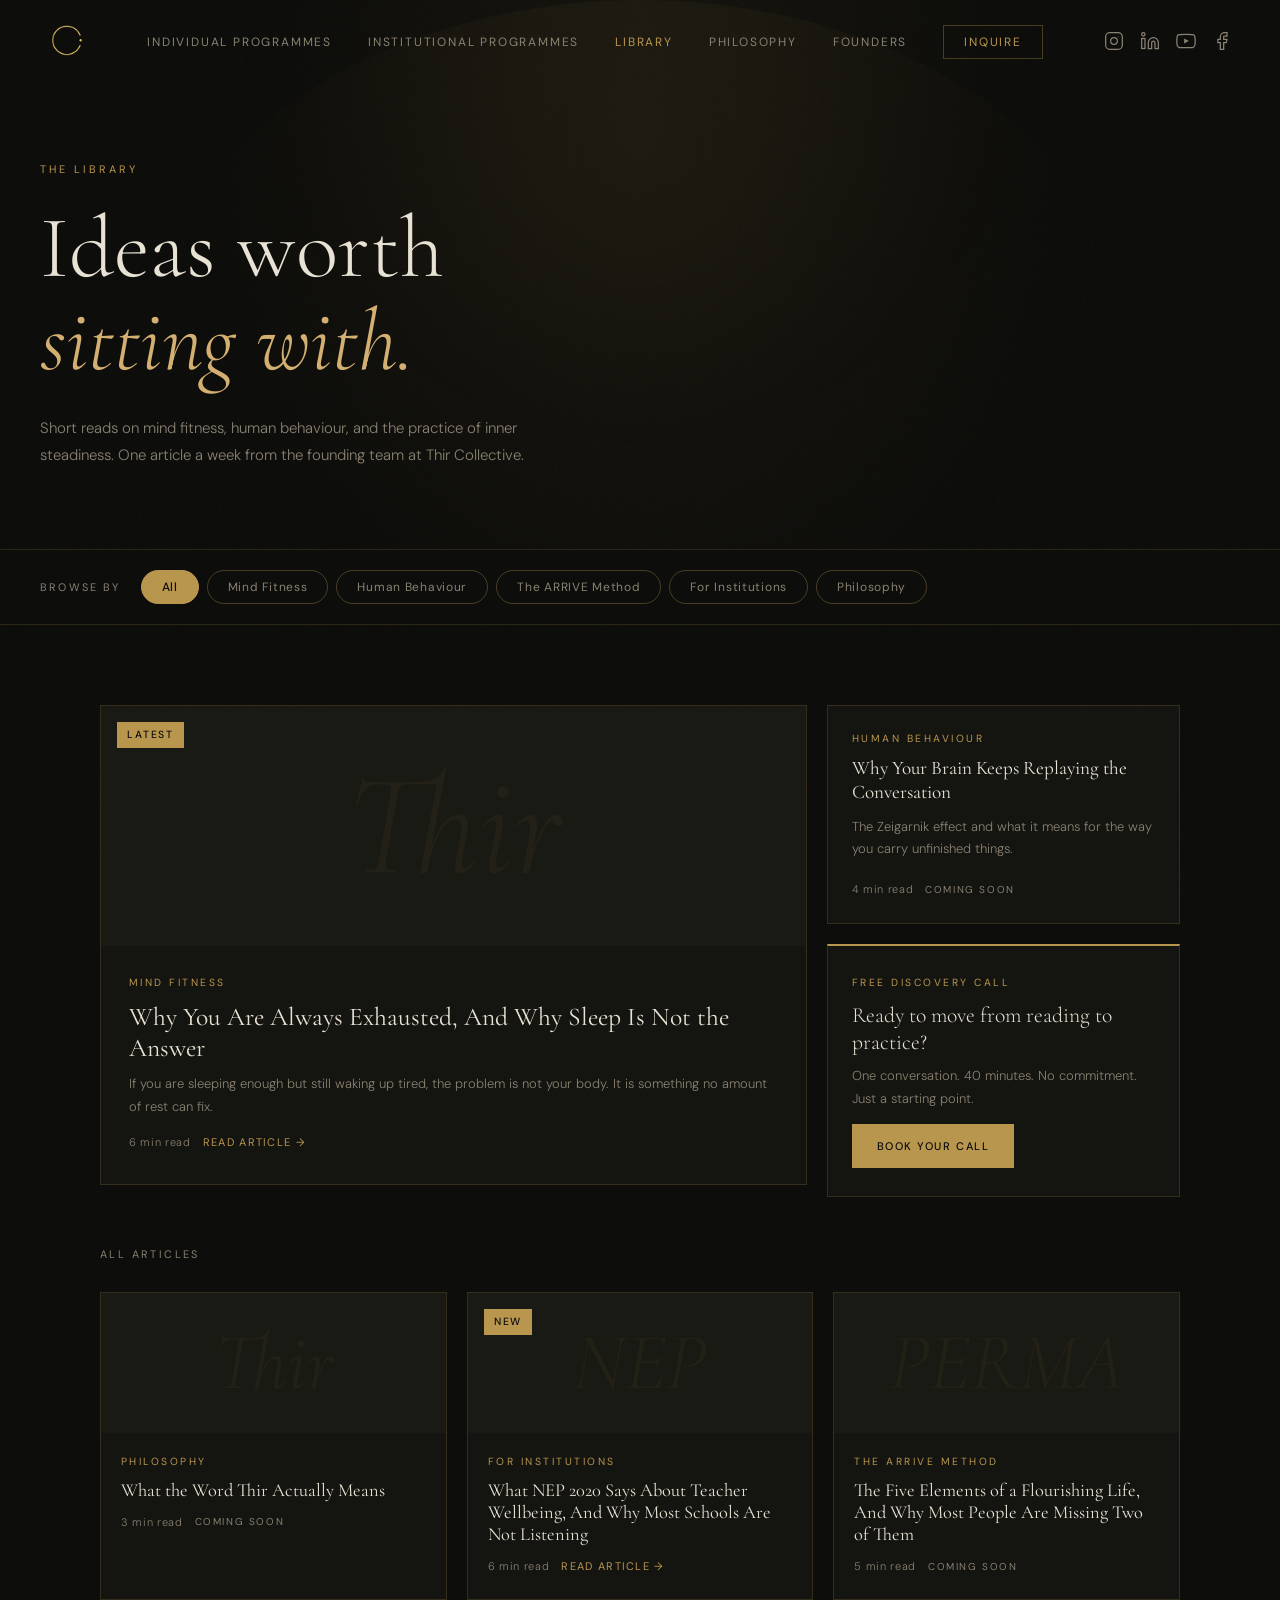
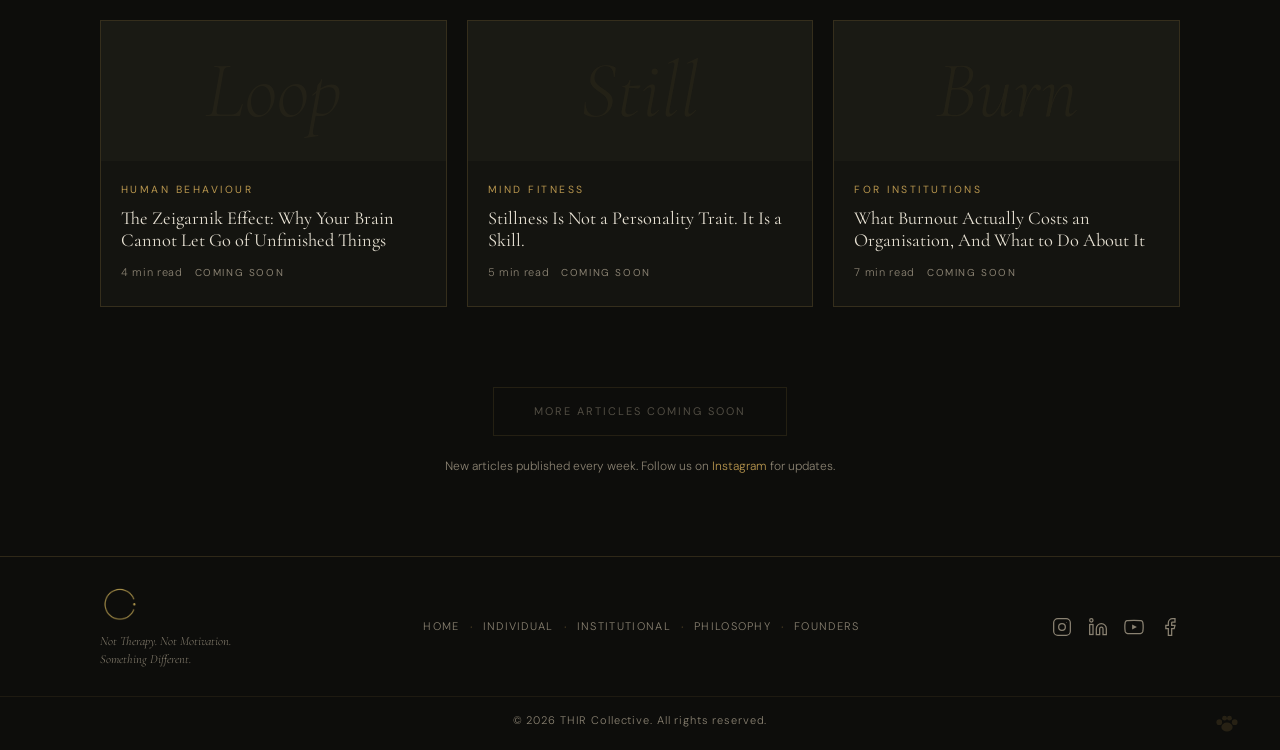
<file: library.html>
<!DOCTYPE html>
<html lang="en">
<head>
  <meta charset="UTF-8" />
  <meta name="viewport" content="width=device-width, initial-scale=1.0" />
  <title>Mind Fitness Articles and Resources | THIR Collective</title>
  <meta name="description" content="Short reads on mind fitness, human behaviour, and the practice of inner steadiness. One article a week from the founding team at Thir Collective."/>
  <meta name="robots" content="index, follow"/>
  <link rel="canonical" href="https://thircollective.com/library"/>

  <meta property="og:type" content="website"/>
  <meta property="og:site_name" content="THIR Collective"/>
  <meta property="og:title" content="Mind Fitness Articles and Resources | THIR Collective"/>
  <meta property="og:description" content="Short reads on mind fitness, human behaviour, and the practice of inner steadiness. One article a week from the founding team at Thir Collective."/>
  <meta property="og:url" content="https://thircollective.com/library"/>
  <meta property="og:image" content="https://thircollective.com/Assets/og-image.png"/>

  <meta name="twitter:card" content="summary_large_image"/>
  <meta name="twitter:title" content="Mind Fitness Articles and Resources | THIR Collective"/>
  <meta name="twitter:description" content="Short reads on mind fitness, human behaviour, and the practice of inner steadiness. One article a week from the founding team at Thir Collective."/>
  <meta name="twitter:image" content="https://thircollective.com/Assets/og-image.png"/>
  <link rel="preconnect" href="https://fonts.googleapis.com" />
  <link rel="preconnect" href="https://fonts.gstatic.com" crossorigin />
  <link href="https://fonts.googleapis.com/css2?family=Cormorant+Garamond:ital,wght@0,300;0,400;0,500;0,600;1,300;1,400;1,500&family=DM+Sans:wght@300;400;500&display=swap" rel="stylesheet" />
  <link rel="icon" type="image/png" href="Assets/logo_no_text.png" />
  <link rel="apple-touch-icon" href="Assets/logo_no_text.png" />
  <style>
    /* ---- Reset ---- */
    *, *::before, *::after { box-sizing: border-box; margin: 0; padding: 0; }

    :root {
      --bg:          #0d0d0b;
      --bg-surface:  #141410;
      --bg-light:    #1a1a14;
      --gold:        #b8964e;
      --gold-light:  #d4af72;
      --text:        #e8e2d4;
      --text-muted:  #8a8272;
      --border:      rgba(184,150,78,0.2);
      --border-dim:  rgba(184,150,78,0.12);
      --border-hover:rgba(184,150,78,0.45);
      --cream:       #e8e2d4;
      --stone-light: #8a8272;
      --font-serif:  'Cormorant Garamond', Georgia, serif;
      --font-sans:   'DM Sans', system-ui, sans-serif;
      --ease-out:    cubic-bezier(0.22, 1, 0.36, 1);
    }

    html { scroll-behavior: smooth; font-size: 16px; }

    body {
      background-color: var(--bg);
      color: var(--text);
      font-family: var(--font-sans);
      font-weight: 300;
      line-height: 1.7;
      overflow-x: hidden;
      -webkit-font-smoothing: antialiased;
      position: relative;
    }

    body::before {
      content: '';
      position: fixed;
      inset: 0;
      background-image: url("data:image/svg+xml,%3Csvg viewBox='0 0 256 256' xmlns='http://www.w3.org/2000/svg'%3E%3Cfilter id='noise'%3E%3CfeTurbulence type='fractalNoise' baseFrequency='0.9' numOctaves='4' stitchTiles='stitch'/%3E%3C/filter%3E%3Crect width='100%25' height='100%25' filter='url(%23noise)' opacity='0.04'/%3E%3C/svg%3E");
      pointer-events: none;
      opacity: 0.3;
      z-index: 0;
    }

    body::after {
      content: '';
      position: fixed;
      top: 0;
      left: 50%;
      transform: translateX(-50%);
      width: 900px;
      height: 500px;
      background: radial-gradient(ellipse at 50% 0%, rgba(184,150,78,0.055) 0%, transparent 65%);
      pointer-events: none;
      z-index: 0;
    }

    /* ---- Layout ---- */
    .container {
      max-width: 1160px;
      margin: 0 auto;
      padding: 0 40px;
      position: relative;
      z-index: 1;
    }

    /* ============================
       NAVBAR
    ============================ */
    .navbar {
      position: fixed;
      top: 0; left: 0; right: 0;
      z-index: 900;
      transition: background 0.5s var(--ease-out), backdrop-filter 0.5s;
    }

    .navbar.scrolled {
      background: rgba(13,13,11,0.92);
      backdrop-filter: blur(20px);
      -webkit-backdrop-filter: blur(20px);
    }

    .nav-inner {
      display: flex;
      align-items: center;
      justify-content: space-between;
      padding: 22px 48px;
      gap: 24px;
    }

    .nav-logo {
      display: flex;
      align-items: center;
      text-decoration: none;
      flex-shrink: 0;
    }

    .nav-logo img {
      height: 38px;
      width: auto;
      display: block;
    }

    .nav-links {
      display: flex;
      list-style: none;
      gap: 36px;
      align-items: center;
    }

    .nav-links a {
      font-family: var(--font-sans);
      font-size: 12px;
      font-weight: 400;
      letter-spacing: 0.15em;
      text-transform: uppercase;
      color: var(--text-muted);
      text-decoration: none;
      transition: color 0.3s;
    }

    .nav-links a:hover { color: var(--text); }
    .nav-links a.active { color: var(--gold); }

    .nav-links a.nav-cta {
      color: var(--gold);
      border: 1px solid rgba(184,150,78,0.35);
      padding: 8px 20px;
      transition: color 0.3s, background 0.3s;
    }

    .nav-links a.nav-cta:hover {
      background: rgba(184,150,78,0.1);
      color: var(--gold-light);
    }

    .nav-social {
      display: flex;
      gap: 16px;
      align-items: center;
    }

    .social-icon {
      display: flex;
      align-items: center;
      justify-content: center;
      color: var(--text-muted);
      transition: color 0.3s;
    }

    .social-icon:hover { color: var(--gold); }
    .social-icon svg { width: 20px; height: 20px; }

    .hamburger {
      display: none;
      flex-direction: column;
      justify-content: center;
      gap: 5px;
      background: none;
      border: none;
      cursor: pointer;
      padding: 4px;
      width: 32px;
    }

    .hamburger span {
      display: block;
      height: 1px;
      background: var(--text);
      transition: transform 0.4s var(--ease-out), opacity 0.3s;
      transform-origin: center;
    }

    .hamburger.active span:nth-child(1) { transform: rotate(45deg) translate(4px, 4px); }
    .hamburger.active span:nth-child(2) { opacity: 0; }
    .hamburger.active span:nth-child(3) { transform: rotate(-45deg) translate(4px, -4px); }

    /* Mobile Overlay */
    .mobile-overlay {
      position: fixed;
      inset: 0;
      background: #141410;
      z-index: 1100;
      display: flex;
      align-items: center;
      justify-content: center;
      opacity: 0;
      pointer-events: none;
      transition: opacity 0.5s var(--ease-out);
    }

    .mobile-overlay.open { opacity: 1; pointer-events: auto; }
    .mobile-overlay-inner { text-align: center; }

    .mobile-nav-links {
      list-style: none;
      display: flex;
      flex-direction: column;
      gap: 4px;
      margin-bottom: 48px;
    }

    .mobile-nav-links li { overflow: hidden; }

    .mobile-link {
      display: block;
      font-family: var(--font-serif);
      font-size: clamp(2.4rem, 6vw, 3.2rem);
      font-weight: 300;
      color: var(--text);
      text-decoration: none;
      padding: 10px 0;
      transition: color 0.3s;
    }

    .mobile-link:hover,
    .mobile-link.active { color: var(--gold); }

    .mobile-social {
      display: flex;
      gap: 24px;
      justify-content: center;
    }

    /* ============================
       HERO
    ============================ */
    .lib-hero {
      padding: 160px 40px 80px;
      position: relative;
      overflow: hidden;
      z-index: 1;
    }

    .lib-hero-glow {
      position: absolute;
      top: 0; left: 50%;
      transform: translateX(-50%);
      width: 80vmax; height: 60vmax;
      border-radius: 50%;
      background: radial-gradient(ellipse at 50% 20%, rgba(184,150,78,0.07) 0%, transparent 65%);
      pointer-events: none;
      z-index: 0;
    }

    .lib-hero-inner {
      max-width: 760px;
      position: relative;
      z-index: 1;
    }

    .lib-hero-eyebrow {
      display: block;
      font-family: var(--font-sans);
      font-size: 0.68rem;
      font-weight: 400;
      letter-spacing: 0.28em;
      text-transform: uppercase;
      color: var(--gold);
      margin-bottom: 24px;
    }

    .lib-hero-title {
      font-family: var(--font-serif);
      font-size: clamp(3rem, 7vw, 5.5rem);
      font-weight: 300;
      color: var(--text);
      line-height: 1.05;
      margin-bottom: 28px;
    }

    .lib-hero-title em {
      display: block;
      font-style: italic;
      color: var(--gold-light);
    }

    .lib-hero-sub {
      font-family: var(--font-sans);
      font-size: 15px;
      font-weight: 300;
      color: var(--text-muted);
      max-width: 520px;
      line-height: 1.8;
    }

    /* ============================
       FILTER BAR
    ============================ */
    .lib-filter-bar {
      border-top: 1px solid rgba(184,150,78,0.18);
      border-bottom: 1px solid rgba(184,150,78,0.18);
      padding: 20px 0;
      position: relative;
      z-index: 1;
      background: var(--bg);
    }

    .lib-filter-inner {
      display: flex;
      align-items: center;
      gap: 20px;
      overflow-x: auto;
      -ms-overflow-style: none;
      scrollbar-width: none;
      padding: 0 40px;
    }

    .lib-filter-inner::-webkit-scrollbar { display: none; }

    .lib-filter-label {
      font-family: var(--font-sans);
      font-size: 0.68rem;
      font-weight: 400;
      letter-spacing: 0.2em;
      text-transform: uppercase;
      color: var(--text-muted);
      white-space: nowrap;
      flex-shrink: 0;
    }

    .lib-filter-pills {
      display: flex;
      gap: 8px;
      flex-wrap: nowrap;
    }

    .lib-pill {
      flex-shrink: 0;
      padding: 8px 20px;
      border-radius: 999px;
      border: 1px solid rgba(184,150,78,0.35);
      background: transparent;
      color: var(--text-muted);
      font-family: var(--font-sans);
      font-size: 12px;
      font-weight: 400;
      letter-spacing: 0.06em;
      cursor: pointer;
      transition: border-color 0.2s ease, color 0.2s ease, background 0.2s ease;
      white-space: nowrap;
    }

    .lib-pill:hover {
      border-color: rgba(184,150,78,0.65);
      color: var(--gold-light);
    }

    .lib-pill.active {
      background: var(--gold);
      border-color: var(--gold);
      color: var(--bg);
      font-weight: 500;
    }

    /* ============================
       FEATURED ROW
    ============================ */
    .lib-featured {
      padding: 80px 0 0;
      position: relative;
      z-index: 1;
    }

    .lib-featured-grid {
      display: grid;
      grid-template-columns: 2fr 1fr;
      gap: 1.25rem;
      align-items: start;
    }

    /* Featured card */
    .lib-card-featured {
      background: var(--bg-surface);
      border: 1px solid var(--border);
      display: flex;
      flex-direction: column;
      text-decoration: none;
      transition: border-color 0.3s;
    }

    .lib-card-featured:hover { border-color: var(--border-hover); }

    .lib-card-img-area {
      position: relative;
      background: var(--bg-light);
      height: 240px;
      display: flex;
      align-items: center;
      justify-content: center;
      overflow: hidden;
      transition: opacity 0.3s;
    }

    .lib-card-img-texture {
      font-family: var(--font-serif);
      font-style: italic;
      font-size: 9rem;
      font-weight: 300;
      color: var(--gold);
      opacity: 0.06;
      user-select: none;
      pointer-events: none;
      line-height: 1;
    }

    .lib-card-img-tag {
      position: absolute;
      top: 16px;
      left: 16px;
      font-family: var(--font-sans);
      font-size: 0.65rem;
      font-weight: 500;
      letter-spacing: 0.18em;
      text-transform: uppercase;
      color: var(--bg);
      background: var(--gold);
      padding: 4px 10px;
    }

    .lib-card-body {
      padding: 28px 28px 32px;
      display: flex;
      flex-direction: column;
      gap: 10px;
      flex: 1;
    }

    .lib-card-cat {
      font-family: var(--font-sans);
      font-size: 0.65rem;
      font-weight: 400;
      letter-spacing: 0.24em;
      text-transform: uppercase;
      color: var(--gold);
    }

    .lib-card-title {
      font-family: var(--font-serif);
      font-size: 1.6rem;
      font-weight: 400;
      color: var(--text);
      line-height: 1.2;
    }

    .lib-card-excerpt {
      font-family: var(--font-sans);
      font-size: 13px;
      font-weight: 300;
      color: var(--text-muted);
      line-height: 1.75;
    }

    .lib-card-meta {
      display: flex;
      align-items: center;
      gap: 12px;
      margin-top: 4px;
    }

    .lib-card-read-time {
      font-family: var(--font-sans);
      font-size: 11px;
      font-weight: 300;
      color: var(--text-muted);
      letter-spacing: 0.06em;
    }

    .lib-card-arrow {
      font-family: var(--font-sans);
      font-size: 11px;
      font-weight: 400;
      letter-spacing: 0.12em;
      text-transform: uppercase;
      color: var(--gold);
    }

    /* Right column stack */
    .lib-featured-right {
      display: flex;
      flex-direction: column;
      gap: 1.25rem;
    }

    /* Secondary article card */
    .lib-card-secondary {
      background: var(--bg-surface);
      border: 1px solid var(--border);
      padding: 24px;
      text-decoration: none;
      display: flex;
      flex-direction: column;
      gap: 8px;
      opacity: 0.5;
      cursor: default;
    }

    .lib-coming-soon {
      font-family: var(--font-sans);
      font-size: 10px;
      font-weight: 400;
      letter-spacing: 0.16em;
      text-transform: uppercase;
      color: var(--text-muted);
    }

    /* Persistent CTA card */
    .lib-cta-card {
      background: var(--bg-surface);
      border: 1px solid var(--border);
      border-top: 2px solid var(--gold);
      padding: 28px 24px;
      display: flex;
      flex-direction: column;
      gap: 10px;
    }

    .lib-cta-label {
      font-family: var(--font-sans);
      font-size: 0.65rem;
      font-weight: 400;
      letter-spacing: 0.24em;
      text-transform: uppercase;
      color: var(--gold);
    }

    .lib-cta-title {
      font-family: var(--font-serif);
      font-size: 1.35rem;
      font-weight: 300;
      color: var(--text);
      line-height: 1.25;
    }

    .lib-cta-body {
      font-family: var(--font-sans);
      font-size: 13px;
      font-weight: 300;
      color: var(--text-muted);
      line-height: 1.7;
    }

    .lib-cta-btn {
      display: inline-block;
      margin-top: 4px;
      padding: 12px 24px;
      background: var(--gold);
      color: var(--bg);
      font-family: var(--font-sans);
      font-size: 11px;
      font-weight: 500;
      letter-spacing: 0.14em;
      text-transform: uppercase;
      text-decoration: none;
      border: 1px solid var(--gold);
      transition: background 0.2s, border-color 0.2s;
      align-self: flex-start;
    }

    .lib-cta-btn:hover {
      background: var(--gold-light);
      border-color: var(--gold-light);
    }

    /* ============================
       ARTICLE GRID
    ============================ */
    .lib-grid-section {
      padding: 48px 0 80px;
      position: relative;
      z-index: 1;
    }

    .lib-grid-label {
      display: block;
      font-family: var(--font-sans);
      font-size: 0.68rem;
      font-weight: 400;
      letter-spacing: 0.22em;
      text-transform: uppercase;
      color: var(--text-muted);
      margin-bottom: 28px;
    }

    .lib-grid {
      display: grid;
      grid-template-columns: repeat(3, 1fr);
      gap: 1.25rem;
    }

    /* Grid card */
    .lib-grid-card {
      background: var(--bg-surface);
      border: 1px solid var(--border);
      display: flex;
      flex-direction: column;
      text-decoration: none;
      transition: border-color 0.25s, transform 0.25s, opacity 0.2s;
    }

    .lib-grid-card:not(.coming-soon):hover {
      border-color: var(--border-hover);
      transform: translateY(-3px);
    }

    .lib-grid-card.coming-soon {
      opacity: 0.5;
      cursor: default;
      pointer-events: none;
    }

    .lib-grid-card .lib-card-img-area { height: 140px; }
    .lib-grid-card .lib-card-img-texture { font-size: 5rem; }

    .lib-grid-card .lib-card-body {
      padding: 20px 20px 24px;
      gap: 8px;
    }

    .lib-grid-card .lib-card-title { font-size: 1.15rem; }

    .lib-grid-card.filter-hidden { display: none; }

    /* ============================
       LOAD MORE
    ============================ */
    .lib-load-more {
      padding: 0 0 80px;
      text-align: center;
      position: relative;
      z-index: 1;
    }

    .lib-load-more-btn {
      display: inline-block;
      padding: 14px 40px;
      border: 1px solid rgba(184,150,78,0.25);
      color: var(--text-muted);
      font-family: var(--font-sans);
      font-size: 11px;
      font-weight: 400;
      letter-spacing: 0.18em;
      text-transform: uppercase;
      background: transparent;
      cursor: default;
      opacity: 0.55;
      margin-bottom: 20px;
    }

    .lib-load-more-note {
      font-family: var(--font-sans);
      font-size: 12px;
      font-weight: 300;
      color: var(--text-muted);
      line-height: 1.7;
    }

    .lib-load-more-note a {
      color: var(--gold);
      text-decoration: none;
      transition: color 0.2s;
    }

    .lib-load-more-note a:hover { color: var(--gold-light); }

    /* ============================
       FOOTER
    ============================ */
    .footer {
      background: var(--bg);
      border-top: 1px solid var(--border);
    }

    .footer-inner {
      max-width: 1160px;
      margin: 0 auto;
      padding: 28px 40px;
      display: flex;
      align-items: center;
      justify-content: space-between;
      gap: 32px;
    }

    .footer-logo-block { flex-shrink: 0; }

    .footer-logo {
      height: 40px;
      width: auto;
      margin-bottom: 8px;
      display: block;
      filter: brightness(0.7);
    }

    .footer-tagline {
      font-family: var(--font-serif);
      font-size: 0.78rem;
      font-weight: 300;
      font-style: italic;
      color: var(--text-muted);
      line-height: 1.4;
    }

    .footer-nav {
      display: flex;
      flex-direction: row;
      align-items: center;
      flex-wrap: wrap;
      justify-content: center;
      gap: 0;
    }

    .footer-nav a {
      font-family: var(--font-sans);
      font-size: 11px;
      font-weight: 300;
      letter-spacing: 0.12em;
      text-transform: uppercase;
      color: var(--text-muted);
      text-decoration: none;
      transition: color 0.3s;
    }

    .footer-nav a:hover { color: var(--gold); }

    .footer-dot {
      color: rgba(184,150,78,0.35);
      font-size: 14px;
      margin: 0 10px;
      line-height: 1;
    }

    .footer-social {
      display: flex;
      flex-direction: row;
      gap: 16px;
      align-items: center;
      flex-shrink: 0;
    }

    .footer-bottom {
      border-top: 1px solid rgba(184,150,78,0.1);
      padding: 14px 40px 20px;
      position: relative;
    }

    .footer-bottom p {
      font-family: var(--font-sans);
      font-size: 11px;
      font-weight: 300;
      color: var(--text-muted);
      letter-spacing: 0.08em;
      text-align: center;
    }

    .footer-paw {
      position: absolute;
      right: 40px;
      top: 50%;
      transform: translateY(-50%);
      opacity: 0.15;
      color: var(--gold);
    }

    .footer-paw svg { width: 26px; height: 26px; display: block; }

    /* ============================
       SCROLL REVEAL
    ============================ */
    .reveal-fade, .reveal-up {
      opacity: 0;
      transition: opacity 0.9s var(--ease-out), transform 0.9s var(--ease-out);
      transition-delay: var(--delay, 0s);
    }

    .reveal-up { transform: translateY(28px); }
    .reveal-fade.visible, .reveal-up.visible { opacity: 1; transform: translateY(0); }

    /* ============================
       RESPONSIVE
    ============================ */
    @media (max-width: 1024px) {
      .nav-social { display: none; }
    }

    @media (max-width: 900px) {
      .lib-featured-grid { grid-template-columns: 1fr; }
      .lib-featured-right { flex-direction: row; }
      .lib-grid { grid-template-columns: repeat(2, 1fr); }
    }

    @media (max-width: 768px) {
      .nav-inner { padding: 18px 24px; }
      .nav-links { display: none; }
      .hamburger { display: flex; }
      .container { padding: 0 24px; }
      .lib-hero { padding: 120px 24px 60px; }
      .lib-filter-inner { padding: 0 24px; }
      .lib-featured { padding: 60px 0 0; }
      .lib-grid-section { padding: 36px 0 60px; }
      .lib-load-more { padding: 0 0 60px; }
      .footer-inner { flex-direction: column; align-items: flex-start; gap: 24px; padding: 32px 24px; }
      .footer-nav { justify-content: flex-start; }
      .footer-bottom { padding: 14px 24px; }
      .footer-paw { display: none; }
    }

    @media (max-width: 640px) {
      .lib-featured-right { flex-direction: column; }
      .lib-grid { grid-template-columns: 1fr; }
    }
  </style>
</head>
<body>

  <!-- ============================
       NAVBAR
  ============================ -->
  <nav class="navbar" id="navbar">
    <div class="nav-inner">
      <a href="index.html" class="nav-logo">
        <img src="Assets/logo_no_text.png" alt="THIR Collective logo" />
      </a>
      <ul class="nav-links">
        <li><a href="individual.html">Individual Programmes</a></li>
        <li><a href="institution.html">Institutional Programmes</a></li>
        <li><a href="library.html" class="active">Library</a></li>
        <li><a href="index.html#philosophy">Philosophy</a></li>
        <li><a href="index.html#founders">Founders</a></li>
        <li><a href="index.html#inquiry" class="nav-cta">Inquire</a></li>
      </ul>
      <div class="nav-social">
        <a href="https://www.instagram.com/thircollective" target="_blank" aria-label="Instagram" class="social-icon">
          <svg viewBox="0 0 24 24" fill="none" stroke="currentColor" stroke-width="1.5"><rect x="2" y="2" width="20" height="20" rx="5" ry="5"/><circle cx="12" cy="12" r="4"/><circle cx="17.5" cy="6.5" r="0.5" fill="currentColor" stroke="none"/></svg>
        </a>
        <a href="https://www.linkedin.com/company/thircollective" target="_blank" aria-label="LinkedIn" class="social-icon">
          <svg viewBox="0 0 24 24" fill="none" stroke="currentColor" stroke-width="1.5"><path d="M16 8a6 6 0 0 1 6 6v7h-4v-7a2 2 0 0 0-2-2 2 2 0 0 0-2 2v7h-4v-7a6 6 0 0 1 6-6z"/><rect x="2" y="9" width="4" height="12"/><circle cx="4" cy="4" r="2"/></svg>
        </a>
        <a href="https://www.youtube.com/@thircollective" target="_blank" aria-label="YouTube" class="social-icon">
          <svg viewBox="0 0 24 24" fill="none" stroke="currentColor" stroke-width="1.5">
            <path d="M22.54 6.42a2.78 2.78 0 0 0-1.95-1.96C18.88 4 12 4 12 4s-6.88 0-8.59.46A2.78 2.78 0 0 0 1.46 6.42 29 29 0 0 0 1 12a29 29 0 0 0 .46 5.58 2.78 2.78 0 0 0 1.95 1.96C5.12 20 12 20 12 20s6.88 0 8.59-.46a2.78 2.78 0 0 0 1.95-1.96A29 29 0 0 0 23 12a29 29 0 0 0-.46-5.58z"/>
            <polygon points="9.75 15.02 15.5 12 9.75 8.98 9.75 15.02" fill="currentColor" stroke="none"/>
          </svg>
        </a>
        <a href="https://www.facebook.com/share/1B5sjKtafN/?mibextid=wwXIfr" target="_blank" aria-label="Facebook" class="social-icon">
          <svg viewBox="0 0 24 24" fill="none" stroke="currentColor" stroke-width="1.5">
            <path d="M18 2h-3a5 5 0 0 0-5 5v3H7v4h3v8h4v-8h3l1-4h-4V7a1 1 0 0 1 1-1h3z"/>
          </svg>
        </a>
      </div>
      <button class="hamburger" id="hamburger" aria-label="Menu">
        <span></span>
        <span></span>
        <span></span>
      </button>
    </div>
  </nav>

  <!-- Mobile Overlay -->
  <div class="mobile-overlay" id="mobileOverlay">
    <div class="mobile-overlay-inner">
      <ul class="mobile-nav-links">
        <li><a href="individual.html" class="mobile-link">Individual Programmes</a></li>
        <li><a href="institution.html" class="mobile-link">Institutional Programmes</a></li>
        <li><a href="library.html" class="mobile-link active">Library</a></li>
        <li><a href="index.html#philosophy" class="mobile-link">Philosophy</a></li>
        <li><a href="index.html#founders" class="mobile-link">Founders</a></li>
        <li><a href="index.html#inquiry" class="mobile-link">Inquire</a></li>
      </ul>
      <div class="mobile-social">
        <a href="https://www.instagram.com/thircollective" target="_blank" aria-label="Instagram" class="social-icon">
          <svg viewBox="0 0 24 24" fill="none" stroke="currentColor" stroke-width="1.5"><rect x="2" y="2" width="20" height="20" rx="5" ry="5"/><circle cx="12" cy="12" r="4"/><circle cx="17.5" cy="6.5" r="0.5" fill="currentColor" stroke="none"/></svg>
        </a>
        <a href="https://www.linkedin.com/company/thircollective" target="_blank" aria-label="LinkedIn" class="social-icon">
          <svg viewBox="0 0 24 24" fill="none" stroke="currentColor" stroke-width="1.5"><path d="M16 8a6 6 0 0 1 6 6v7h-4v-7a2 2 0 0 0-2-2 2 2 0 0 0-2 2v7h-4v-7a6 6 0 0 1 6-6z"/><rect x="2" y="9" width="4" height="12"/><circle cx="4" cy="4" r="2"/></svg>
        </a>
        <a href="https://www.youtube.com/@thircollective" target="_blank" aria-label="YouTube" class="social-icon">
          <svg viewBox="0 0 24 24" fill="none" stroke="currentColor" stroke-width="1.5">
            <path d="M22.54 6.42a2.78 2.78 0 0 0-1.95-1.96C18.88 4 12 4 12 4s-6.88 0-8.59.46A2.78 2.78 0 0 0 1.46 6.42 29 29 0 0 0 1 12a29 29 0 0 0 .46 5.58 2.78 2.78 0 0 0 1.95 1.96C5.12 20 12 20 12 20s6.88 0 8.59-.46a2.78 2.78 0 0 0 1.95-1.96A29 29 0 0 0 23 12a29 29 0 0 0-.46-5.58z"/>
            <polygon points="9.75 15.02 15.5 12 9.75 8.98 9.75 15.02" fill="currentColor" stroke="none"/>
          </svg>
        </a>
        <a href="https://www.facebook.com/share/1B5sjKtafN/?mibextid=wwXIfr" target="_blank" aria-label="Facebook" class="social-icon">
          <svg viewBox="0 0 24 24" fill="none" stroke="currentColor" stroke-width="1.5">
            <path d="M18 2h-3a5 5 0 0 0-5 5v3H7v4h3v8h4v-8h3l1-4h-4V7a1 1 0 0 1 1-1h3z"/>
          </svg>
        </a>
      </div>
    </div>
  </div>

  <!-- ============================
       HERO
  ============================ -->
  <section class="lib-hero">
    <div class="lib-hero-glow"></div>
    <div class="lib-hero-inner">
      <span class="lib-hero-eyebrow reveal-fade">The Library</span>
      <h1 class="lib-hero-title reveal-up" style="--delay: 0.1s">
        Ideas worth<br/><em>sitting with.</em>
      </h1>
      <p class="lib-hero-sub reveal-up" style="--delay: 0.2s">
        Short reads on mind fitness, human behaviour, and the practice of inner steadiness. One article a week from the founding team at Thir Collective.
      </p>
    </div>
  </section>

  <!-- ============================
       FILTER BAR
  ============================ -->
  <div class="lib-filter-bar">
    <div class="lib-filter-inner">
      <span class="lib-filter-label">Browse by</span>
      <div class="lib-filter-pills">
        <button class="lib-pill active" data-filter="all">All</button>
        <button class="lib-pill" data-filter="mind-fitness">Mind Fitness</button>
        <button class="lib-pill" data-filter="human-behaviour">Human Behaviour</button>
        <button class="lib-pill" data-filter="arrive-method">The ARRIVE Method</button>
        <button class="lib-pill" data-filter="for-institutions">For Institutions</button>
        <button class="lib-pill" data-filter="philosophy">Philosophy</button>
      </div>
    </div>
  </div>

  <!-- ============================
       FEATURED ARTICLE ROW
  ============================ -->
  <section class="lib-featured" id="lib-featured-row">
    <div class="container">
      <div class="lib-featured-grid">

        <!-- Featured card -->
        <a href="library/why-you-are-always-exhausted.html" class="lib-card-featured reveal-up">
          <div class="lib-card-img-area">
            <span class="lib-card-img-texture">Thir</span>
            <span class="lib-card-img-tag">Latest</span>
          </div>
          <div class="lib-card-body">
            <span class="lib-card-cat">Mind Fitness</span>
            <h2 class="lib-card-title">Why You Are Always Exhausted, And Why Sleep Is Not the Answer</h2>
            <p class="lib-card-excerpt">If you are sleeping enough but still waking up tired, the problem is not your body. It is something no amount of rest can fix.</p>
            <div class="lib-card-meta">
              <span class="lib-card-read-time">6 min read</span>
              <span class="lib-card-arrow">Read article &rarr;</span>
            </div>
          </div>
        </a>

        <!-- Right column -->
        <div class="lib-featured-right">

          <!-- Secondary article card (coming soon) -->
          <div class="lib-card-secondary reveal-up" style="--delay: 0.1s">
            <span class="lib-card-cat">Human Behaviour</span>
            <p style="font-family:var(--font-serif);font-size:1.2rem;font-weight:400;color:var(--text);line-height:1.25;margin-bottom:4px;">Why Your Brain Keeps Replaying the Conversation</p>
            <p style="font-size:13px;color:var(--text-muted);line-height:1.7;margin-bottom:8px;">The Zeigarnik effect and what it means for the way you carry unfinished things.</p>
            <div class="lib-card-meta">
              <span class="lib-card-read-time">4 min read</span>
              <span class="lib-coming-soon">Coming Soon</span>
            </div>
          </div>

          <!-- Persistent CTA card -->
          <div class="lib-cta-card reveal-up" id="lib-cta-card" style="--delay: 0.15s">
            <span class="lib-cta-label">Free discovery call</span>
            <p class="lib-cta-title">Ready to move from reading to practice?</p>
            <p class="lib-cta-body">One conversation. 40 minutes. No commitment. Just a starting point.</p>
            <a href="https://wa.me/919250416325?text=Hi%2C%20I%27d%20like%20to%20book%20a%20discovery%20call%20with%20THIR%20Collective." target="_blank" class="lib-cta-btn">Book your call</a>
          </div>

        </div>
      </div>
    </div>
  </section>

  <!-- ============================
       ARTICLE GRID
  ============================ -->
  <section class="lib-grid-section">
    <div class="container">
      <span class="lib-grid-label reveal-fade">All articles</span>
      <div class="lib-grid" id="lib-grid">

        <!-- Card 1: Philosophy -->
        <div class="lib-grid-card coming-soon reveal-up" data-category="philosophy" style="--delay: 0.05s">
          <div class="lib-card-img-area">
            <span class="lib-card-img-texture">Thir</span>
          </div>
          <div class="lib-card-body">
            <span class="lib-card-cat">Philosophy</span>
            <p class="lib-card-title">What the Word Thir Actually Means</p>
            <div class="lib-card-meta">
              <span class="lib-card-read-time">3 min read</span>
              <span class="lib-coming-soon">Coming Soon</span>
            </div>
          </div>
        </div>

        <!-- Card 2: For Institutions -->
        <a href="library/what-nep-2020-says-about-teacher-wellbeing.html" class="lib-grid-card reveal-up" data-category="for-institutions" style="--delay: 0.1s">
          <div class="lib-card-img-area">
            <span class="lib-card-img-texture">NEP</span>
            <span class="lib-card-img-tag">New</span>
          </div>
          <div class="lib-card-body">
            <span class="lib-card-cat">For Institutions</span>
            <p class="lib-card-title">What NEP 2020 Says About Teacher Wellbeing, And Why Most Schools Are Not Listening</p>
            <div class="lib-card-meta">
              <span class="lib-card-read-time">6 min read</span>
              <span class="lib-card-arrow">Read article &rarr;</span>
            </div>
          </div>
        </a>

        <!-- Card 3: The ARRIVE Method -->
        <div class="lib-grid-card coming-soon reveal-up" data-category="arrive-method" style="--delay: 0.15s">
          <div class="lib-card-img-area">
            <span class="lib-card-img-texture">PERMA</span>
          </div>
          <div class="lib-card-body">
            <span class="lib-card-cat">The ARRIVE Method</span>
            <p class="lib-card-title">The Five Elements of a Flourishing Life, And Why Most People Are Missing Two of Them</p>
            <div class="lib-card-meta">
              <span class="lib-card-read-time">5 min read</span>
              <span class="lib-coming-soon">Coming Soon</span>
            </div>
          </div>
        </div>

        <!-- Card 4: Human Behaviour -->
        <div class="lib-grid-card coming-soon reveal-up" data-category="human-behaviour" style="--delay: 0.05s">
          <div class="lib-card-img-area">
            <span class="lib-card-img-texture">Loop</span>
          </div>
          <div class="lib-card-body">
            <span class="lib-card-cat">Human Behaviour</span>
            <p class="lib-card-title">The Zeigarnik Effect: Why Your Brain Cannot Let Go of Unfinished Things</p>
            <div class="lib-card-meta">
              <span class="lib-card-read-time">4 min read</span>
              <span class="lib-coming-soon">Coming Soon</span>
            </div>
          </div>
        </div>

        <!-- Card 5: Mind Fitness -->
        <div class="lib-grid-card coming-soon reveal-up" data-category="mind-fitness" style="--delay: 0.1s">
          <div class="lib-card-img-area">
            <span class="lib-card-img-texture">Still</span>
          </div>
          <div class="lib-card-body">
            <span class="lib-card-cat">Mind Fitness</span>
            <p class="lib-card-title">Stillness Is Not a Personality Trait. It Is a Skill.</p>
            <div class="lib-card-meta">
              <span class="lib-card-read-time">5 min read</span>
              <span class="lib-coming-soon">Coming Soon</span>
            </div>
          </div>
        </div>

        <!-- Card 6: For Institutions -->
        <div class="lib-grid-card coming-soon reveal-up" data-category="for-institutions" style="--delay: 0.15s">
          <div class="lib-card-img-area">
            <span class="lib-card-img-texture">Burn</span>
          </div>
          <div class="lib-card-body">
            <span class="lib-card-cat">For Institutions</span>
            <p class="lib-card-title">What Burnout Actually Costs an Organisation, And What to Do About It</p>
            <div class="lib-card-meta">
              <span class="lib-card-read-time">7 min read</span>
              <span class="lib-coming-soon">Coming Soon</span>
            </div>
          </div>
        </div>

      </div>
    </div>
  </section>

  <!-- ============================
       LOAD MORE
  ============================ -->
  <div class="lib-load-more">
    <div class="container">
      <div class="lib-load-more-btn">More articles coming soon</div>
      <p class="lib-load-more-note">
        New articles published every week. Follow us on
        <a href="https://www.instagram.com/thircollective" target="_blank">Instagram</a>
        for updates.
      </p>
    </div>
  </div>

  <!-- ============================
       FOOTER
  ============================ -->
  <footer class="footer">
    <div class="footer-inner">
      <div class="footer-logo-block">
        <img src="Assets/logo_no_text.png" alt="THIR Collective" class="footer-logo" />
        <p class="footer-tagline">Not Therapy. Not Motivation.<br/><em style="color:var(--text-muted)">Something Different.</em></p>
      </div>
      <nav class="footer-nav">
        <a href="index.html">Home</a>
        <span class="footer-dot" aria-hidden="true">·</span>
        <a href="individual.html">Individual</a>
        <span class="footer-dot" aria-hidden="true">·</span>
        <a href="institution.html">Institutional</a>
        <span class="footer-dot" aria-hidden="true">·</span>
        <a href="index.html#philosophy">Philosophy</a>
        <span class="footer-dot" aria-hidden="true">·</span>
        <a href="index.html#founders">Founders</a>
      </nav>
      <div class="footer-social">
        <a href="https://www.instagram.com/thircollective" target="_blank" aria-label="Instagram" class="social-icon">
          <svg viewBox="0 0 24 24" fill="none" stroke="currentColor" stroke-width="1.5"><rect x="2" y="2" width="20" height="20" rx="5" ry="5"/><circle cx="12" cy="12" r="4"/><circle cx="17.5" cy="6.5" r="0.5" fill="currentColor" stroke="none"/></svg>
        </a>
        <a href="https://www.linkedin.com/company/thircollective" target="_blank" aria-label="LinkedIn" class="social-icon">
          <svg viewBox="0 0 24 24" fill="none" stroke="currentColor" stroke-width="1.5"><path d="M16 8a6 6 0 0 1 6 6v7h-4v-7a2 2 0 0 0-2-2 2 2 0 0 0-2 2v7h-4v-7a6 6 0 0 1 6-6z"/><rect x="2" y="9" width="4" height="12"/><circle cx="4" cy="4" r="2"/></svg>
        </a>
        <a href="https://www.youtube.com/@thircollective" target="_blank" aria-label="YouTube" class="social-icon">
          <svg viewBox="0 0 24 24" fill="none" stroke="currentColor" stroke-width="1.5">
            <path d="M22.54 6.42a2.78 2.78 0 0 0-1.95-1.96C18.88 4 12 4 12 4s-6.88 0-8.59.46A2.78 2.78 0 0 0 1.46 6.42 29 29 0 0 0 1 12a29 29 0 0 0 .46 5.58 2.78 2.78 0 0 0 1.95 1.96C5.12 20 12 20 12 20s6.88 0 8.59-.46a2.78 2.78 0 0 0 1.95-1.96A29 29 0 0 0 23 12a29 29 0 0 0-.46-5.58z"/>
            <polygon points="9.75 15.02 15.5 12 9.75 8.98 9.75 15.02" fill="currentColor" stroke="none"/>
          </svg>
        </a>
        <a href="https://www.facebook.com/share/1B5sjKtafN/?mibextid=wwXIfr" target="_blank" aria-label="Facebook" class="social-icon">
          <svg viewBox="0 0 24 24" fill="none" stroke="currentColor" stroke-width="1.5">
            <path d="M18 2h-3a5 5 0 0 0-5 5v3H7v4h3v8h4v-8h3l1-4h-4V7a1 1 0 0 1 1-1h3z"/>
          </svg>
        </a>
      </div>
    </div>
    <div class="footer-bottom">
      <p>&copy; 2026 THIR Collective. All rights reserved.</p>
      <div class="footer-paw" aria-hidden="true">
        <svg viewBox="0 0 64 64" fill="currentColor">
          <ellipse cx="32" cy="42" rx="14" ry="11"/>
          <circle cx="13" cy="30" r="7"/>
          <circle cx="51" cy="30" r="7"/>
          <circle cx="26" cy="20" r="6"/>
          <circle cx="38" cy="20" r="6"/>
        </svg>
      </div>
    </div>
  </footer>

  <script>
    document.addEventListener('DOMContentLoaded', function() {

      /* Navbar scroll */
      var navbar = document.getElementById('navbar');
      window.addEventListener('scroll', function() {
        navbar.classList.toggle('scrolled', window.scrollY > 40);
      }, { passive: true });

      /* Hamburger */
      var hamburger = document.getElementById('hamburger');
      var mobileOverlay = document.getElementById('mobileOverlay');
      hamburger.addEventListener('click', function() {
        hamburger.classList.toggle('active');
        mobileOverlay.classList.toggle('open');
      });
      mobileOverlay.addEventListener('click', function(e) {
        if (e.target === mobileOverlay) {
          hamburger.classList.remove('active');
          mobileOverlay.classList.remove('open');
        }
      });
      mobileOverlay.querySelectorAll('.mobile-link').forEach(function(link) {
        link.addEventListener('click', function() {
          hamburger.classList.remove('active');
          mobileOverlay.classList.remove('open');
        });
      });

      /* Scroll reveal */
      var revealEls = document.querySelectorAll('.reveal-fade, .reveal-up');
      var revealObserver = new IntersectionObserver(function(entries) {
        entries.forEach(function(entry) {
          if (entry.isIntersecting) {
            entry.target.classList.add('visible');
            revealObserver.unobserve(entry.target);
          }
        });
      }, { threshold: 0.1, rootMargin: '0px 0px -40px 0px' });
      revealEls.forEach(function(el) { revealObserver.observe(el); });

      /* Filter pills */
      var pills = document.querySelectorAll('.lib-pill');
      var gridCards = document.querySelectorAll('#lib-grid .lib-grid-card');

      pills.forEach(function(pill) {
        pill.addEventListener('click', function() {
          pills.forEach(function(p) { p.classList.remove('active'); });
          pill.classList.add('active');
          var filter = pill.getAttribute('data-filter');
          gridCards.forEach(function(card) {
            if (filter === 'all' || card.getAttribute('data-category') === filter) {
              card.classList.remove('filter-hidden');
            } else {
              card.classList.add('filter-hidden');
            }
          });
        });
      });

    });
  </script>

</body>
</html>
</file>
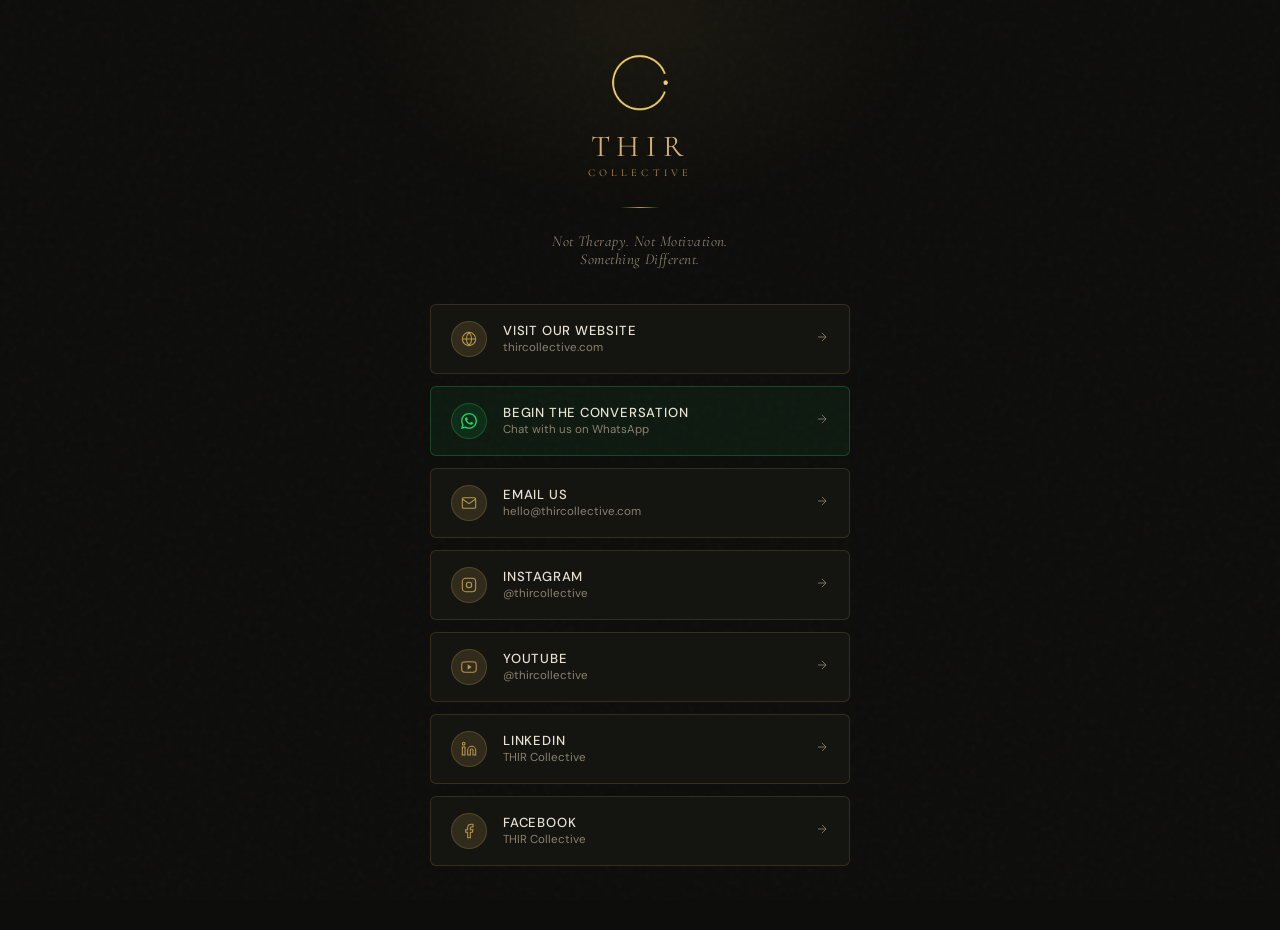
<file: link-hub.html>
<!DOCTYPE html>
<html lang="en">
<head>
<meta charset="UTF-8"/>
<meta name="viewport" content="width=device-width, initial-scale=1.0"/>
<title>THIR Collective — Links</title>
<link rel="preconnect" href="https://fonts.googleapis.com"/>
<link rel="preconnect" href="https://fonts.gstatic.com" crossorigin/>
<link href="https://fonts.googleapis.com/css2?family=Cormorant+Garamond:ital,wght@0,300;0,400;0,500;0,600;1,300;1,400&family=DM+Sans:wght@300;400;500&display=swap" rel="stylesheet"/>
<style>
*,*::before,*::after{box-sizing:border-box;margin:0;padding:0}
:root{
  --gold:#b8964e;
  --gold-light:#d4af72;
  --gold-dim:rgba(184,150,78,0.18);
  --dark:#0d0d0b;
  --surface:#141410;
  --surface2:#1a1a15;
  --text:#e8e2d4;
  --text-muted:#8a8272;
  --border:rgba(184,150,78,0.2);
}
html,body{min-height:100%;background:var(--dark)}
body{
  font-family:'DM Sans',sans-serif;
  color:var(--text);
  display:flex;
  flex-direction:column;
  align-items:center;
  min-height:100vh;
  padding:3rem 1.25rem 4rem;
  position:relative;
  overflow-x:hidden;
}
body::before{
  content:'';
  position:fixed;
  inset:0;
  background-image:url("data:image/svg+xml,%3Csvg viewBox='0 0 200 200' xmlns='http://www.w3.org/2000/svg'%3E%3Cfilter id='n'%3E%3CfeTurbulence type='fractalNoise' baseFrequency='0.75' numOctaves='4' stitchTiles='stitch'/%3E%3C/filter%3E%3Crect width='100%25' height='100%25' filter='url(%23n)' opacity='0.04'/%3E%3C/svg%3E");
  pointer-events:none;
  z-index:0;
  opacity:0.6;
}
body::after{
  content:'';
  position:fixed;
  top:-20%;
  left:50%;
  transform:translateX(-50%);
  width:600px;
  height:400px;
  background:radial-gradient(ellipse, rgba(184,150,78,0.08) 0%, transparent 70%);
  pointer-events:none;
  z-index:0;
}
.wrap{
  position:relative;
  z-index:1;
  width:100%;
  max-width:420px;
  display:flex;
  flex-direction:column;
  align-items:center;
}
.logo-wrap{
  margin-bottom:1.75rem;
  opacity:0;
  animation:fadeUp 0.7s ease forwards;
}
.logo-wrap img{
  width:72px;
  height:auto;
  display:block;
  margin:0 auto;
}
.brand-name-wrap{text-align:center;margin-top:0.75rem;}
.brand-name-main{font-family:'Cormorant Garamond',serif;font-size:1.9rem;font-weight:400;letter-spacing:0.22em;color:var(--gold-light);line-height:1;}
.brand-name-sub{font-family:'Cormorant Garamond',serif;font-size:0.65rem;letter-spacing:0.4em;color:var(--gold);text-transform:uppercase;margin-top:0.2rem;}
.divider{
  width:40px;
  height:1px;
  background:linear-gradient(90deg,transparent,var(--gold),transparent);
  margin:0 0 1.5rem;
  opacity:0;
  animation:fadeIn 0.6s 0.2s ease forwards;
}
.tagline{
  font-family:'Cormorant Garamond',serif;
  font-size:0.95rem;
  font-style:italic;
  color:var(--text-muted);
  text-align:center;
  margin-bottom:2.25rem;
  letter-spacing:0.03em;
  opacity:0;
  animation:fadeUp 0.6s 0.25s ease forwards;
}
.links{
  width:100%;
  display:flex;
  flex-direction:column;
  gap:0.75rem;
}
.link-item{
  display:flex;
  align-items:center;
  gap:1rem;
  padding:1rem 1.25rem;
  background:var(--surface);
  border:1px solid var(--border);
  border-radius:6px;
  text-decoration:none;
  color:var(--text);
  transition:background 0.2s, border-color 0.2s, transform 0.15s;
  opacity:0;
  animation:fadeUp 0.5s ease forwards;
  position:relative;
  overflow:hidden;
}
.link-item::before{
  content:'';
  position:absolute;
  left:0;top:0;bottom:0;
  width:2px;
  background:var(--gold);
  opacity:0;
  transition:opacity 0.2s;
}
.link-item:hover{
  background:var(--surface2);
  border-color:rgba(184,150,78,0.45);
  transform:translateX(3px);
}
.link-item:hover::before{opacity:1;}
.link-icon{
  width:36px;height:36px;
  border-radius:50%;
  background:var(--gold-dim);
  border:1px solid rgba(184,150,78,0.25);
  display:flex;align-items:center;justify-content:center;
  flex-shrink:0;
}
.link-icon svg{width:16px;height:16px;stroke:var(--gold);fill:none;stroke-width:1.6;}
.link-text{flex:1;}
.link-label{
  font-size:0.82rem;
  font-weight:500;
  letter-spacing:0.06em;
  text-transform:uppercase;
  color:var(--text);
}
.link-desc{
  font-size:0.72rem;
  color:var(--text-muted);
  margin-top:0.1rem;
}
.link-arrow{color:var(--text-muted);transition:color 0.2s, transform 0.2s;}
.link-arrow svg{width:14px;height:14px;stroke:currentColor;stroke-width:1.5;fill:none;}
.link-item:hover .link-arrow{color:var(--gold);transform:translateX(2px);}
.link-item.wa{
  background:rgba(37,211,102,0.06);
  border-color:rgba(37,211,102,0.25);
}
.link-item.wa::before{background:#25d366;}
.link-item.wa .link-icon{background:rgba(37,211,102,0.1);border-color:rgba(37,211,102,0.25);}
.link-item.wa .link-icon svg{stroke:none;fill:#25d366;}
.link-item.wa:hover{background:rgba(37,211,102,0.1);border-color:rgba(37,211,102,0.45);}
.hub-footer{
  margin-top:2.5rem;
  text-align:center;
  opacity:0;
  animation:fadeIn 0.6s 1.2s ease forwards;
}
.hub-footer .gold-word{
  color:var(--gold-light);
  font-style:italic;
  font-family:'Cormorant Garamond',serif;
  font-size:0.95rem;
  letter-spacing:0.02em;
}
.hub-footer p{
  font-size:0.68rem;
  color:var(--text-muted);
  letter-spacing:0.08em;
  text-transform:uppercase;
  margin-top:0.4rem;
}
@keyframes fadeUp{from{opacity:0;transform:translateY(14px)}to{opacity:1;transform:translateY(0)}}
@keyframes fadeIn{from{opacity:0}to{opacity:1}}
</style>
</head>
<body>
<div class="wrap">

  <div class="logo-wrap">
    <img src="Assets/logo_no_text.png" alt="THIR Collective"/>
    <div class="brand-name-wrap">
      <p class="brand-name-main">THIR</p>
      <p class="brand-name-sub">COLLECTIVE</p>
    </div>
  </div>

  <div class="divider"></div>

  <p class="tagline">Not Therapy. Not Motivation.<br/><em>Something Different.</em></p>

  <div class="links">

    <a class="link-item" href="https://thircollective.com" target="_blank" style="animation-delay:0.35s">
      <div class="link-icon">
        <svg viewBox="0 0 24 24"><circle cx="12" cy="12" r="10"/><path d="M2 12h20M12 2a15.3 15.3 0 0 1 4 10 15.3 15.3 0 0 1-4 10 15.3 15.3 0 0 1-4-10 15.3 15.3 0 0 1 4-10z"/></svg>
      </div>
      <div class="link-text">
        <p class="link-label">Visit Our Website</p>
        <p class="link-desc">thircollective.com</p>
      </div>
      <div class="link-arrow"><svg viewBox="0 0 24 24"><path d="M5 12h14M12 5l7 7-7 7"/></svg></div>
    </a>

    <a class="link-item wa" href="https://wa.me/919250416325?text=Hi%2C%20I%27d%20like%20to%20know%20more%20about%20Thir%20Collective%27s%20programs." target="_blank" style="animation-delay:0.45s">
      <div class="link-icon">
        <svg viewBox="0 0 24 24"><path fill="#25d366" stroke="none" d="M17.472 14.382c-.297-.149-1.758-.867-2.03-.967-.273-.099-.471-.148-.67.15-.197.297-.767.966-.94 1.164-.173.199-.347.223-.644.075-.297-.15-1.255-.463-2.39-1.475-.883-.788-1.48-1.761-1.653-2.059-.173-.297-.018-.458.13-.606.134-.133.298-.347.446-.52.149-.174.198-.298.298-.497.099-.198.05-.371-.025-.52-.075-.149-.669-1.612-.916-2.207-.242-.579-.487-.5-.669-.51-.173-.008-.371-.01-.57-.01-.198 0-.52.074-.792.372-.272.297-1.04 1.016-1.04 2.479 0 1.462 1.065 2.875 1.213 3.074.149.198 2.096 3.2 5.077 4.487.709.306 1.262.489 1.694.625.712.227 1.36.195 1.871.118.571-.085 1.758-.719 2.006-1.413.248-.694.248-1.289.173-1.413-.074-.124-.272-.198-.57-.347m-5.421 7.403h-.004a9.87 9.87 0 01-5.031-1.378l-.361-.214-3.741.982.998-3.648-.235-.374a9.86 9.86 0 01-1.51-5.26c.001-5.45 4.436-9.884 9.888-9.884 2.64 0 5.122 1.03 6.988 2.898a9.825 9.825 0 012.893 6.994c-.003 5.45-4.437 9.884-9.885 9.884m8.413-18.297A11.815 11.815 0 0012.05 0C5.495 0 .16 5.335.157 11.892c0 2.096.547 4.142 1.588 5.945L.057 24l6.305-1.654a11.882 11.882 0 005.683 1.448h.005c6.554 0 11.89-5.335 11.893-11.893a11.821 11.821 0 00-3.48-8.413z"/></svg>
      </div>
      <div class="link-text">
        <p class="link-label">Begin the Conversation</p>
        <p class="link-desc">Chat with us on WhatsApp</p>
      </div>
      <div class="link-arrow"><svg viewBox="0 0 24 24"><path d="M5 12h14M12 5l7 7-7 7"/></svg></div>
    </a>

    <a class="link-item" href="mailto:hello@thircollective.com" style="animation-delay:0.55s">
      <div class="link-icon">
        <svg viewBox="0 0 24 24"><path d="M4 4h16c1.1 0 2 .9 2 2v12c0 1.1-.9 2-2 2H4c-1.1 0-2-.9-2-2V6c0-1.1.9-2 2-2z"/><polyline points="22,6 12,13 2,6"/></svg>
      </div>
      <div class="link-text">
        <p class="link-label">Email Us</p>
        <p class="link-desc">hello@thircollective.com</p>
      </div>
      <div class="link-arrow"><svg viewBox="0 0 24 24"><path d="M5 12h14M12 5l7 7-7 7"/></svg></div>
    </a>

    <a class="link-item" href="https://www.instagram.com/thircollective" target="_blank" style="animation-delay:0.65s">
      <div class="link-icon">
        <svg viewBox="0 0 24 24"><rect x="2" y="2" width="20" height="20" rx="5" ry="5"/><circle cx="12" cy="12" r="4"/><circle cx="17.5" cy="6.5" r="0.5" fill="#b8964e" stroke="none"/></svg>
      </div>
      <div class="link-text">
        <p class="link-label">Instagram</p>
        <p class="link-desc">@thircollective</p>
      </div>
      <div class="link-arrow"><svg viewBox="0 0 24 24"><path d="M5 12h14M12 5l7 7-7 7"/></svg></div>
    </a>

    <a class="link-item" href="https://www.youtube.com/@thircollective" target="_blank" style="animation-delay:0.75s">
      <div class="link-icon">
        <svg viewBox="0 0 24 24"><path d="M22.54 6.42a2.78 2.78 0 0 0-1.95-1.96C18.88 4 12 4 12 4s-6.88 0-8.59.46A2.78 2.78 0 0 0 1.46 6.42 29 29 0 0 0 1 12a29 29 0 0 0 .46 5.58 2.78 2.78 0 0 0 1.95 1.96C5.12 20 12 20 12 20s6.88 0 8.59-.46a2.78 2.78 0 0 0 1.95-1.96A29 29 0 0 0 23 12a29 29 0 0 0-.46-5.58z"/><polygon points="10 8 16 12 10 16 10 8" fill="#b8964e" stroke="none"/></svg>
      </div>
      <div class="link-text">
        <p class="link-label">YouTube</p>
        <p class="link-desc">@thircollective</p>
      </div>
      <div class="link-arrow"><svg viewBox="0 0 24 24"><path d="M5 12h14M12 5l7 7-7 7"/></svg></div>
    </a>

    <a class="link-item" href="https://www.linkedin.com/company/thir-collective" target="_blank" style="animation-delay:0.85s">
      <div class="link-icon">
        <svg viewBox="0 0 24 24"><path d="M16 8a6 6 0 0 1 6 6v7h-4v-7a2 2 0 0 0-2-2 2 2 0 0 0-2 2v7h-4v-7a6 6 0 0 1 6-6z"/><rect x="2" y="9" width="4" height="12"/><circle cx="4" cy="4" r="2"/></svg>
      </div>
      <div class="link-text">
        <p class="link-label">LinkedIn</p>
        <p class="link-desc">THIR Collective</p>
      </div>
      <div class="link-arrow"><svg viewBox="0 0 24 24"><path d="M5 12h14M12 5l7 7-7 7"/></svg></div>
    </a>

    <a class="link-item" href="https://www.facebook.com/share/1B5sjKtafN/?mibextid=wwXIfr" target="_blank" style="animation-delay:0.95s">
      <div class="link-icon">
        <svg viewBox="0 0 24 24"><path d="M18 2h-3a5 5 0 0 0-5 5v3H7v4h3v8h4v-8h3l1-4h-4V7a1 1 0 0 1 1-1h3z"/></svg>
      </div>
      <div class="link-text">
        <p class="link-label">Facebook</p>
        <p class="link-desc">THIR Collective</p>
      </div>
      <div class="link-arrow"><svg viewBox="0 0 24 24"><path d="M5 12h14M12 5l7 7-7 7"/></svg></div>
    </a>

  </div>


</div>
</body>
</html>
</file>
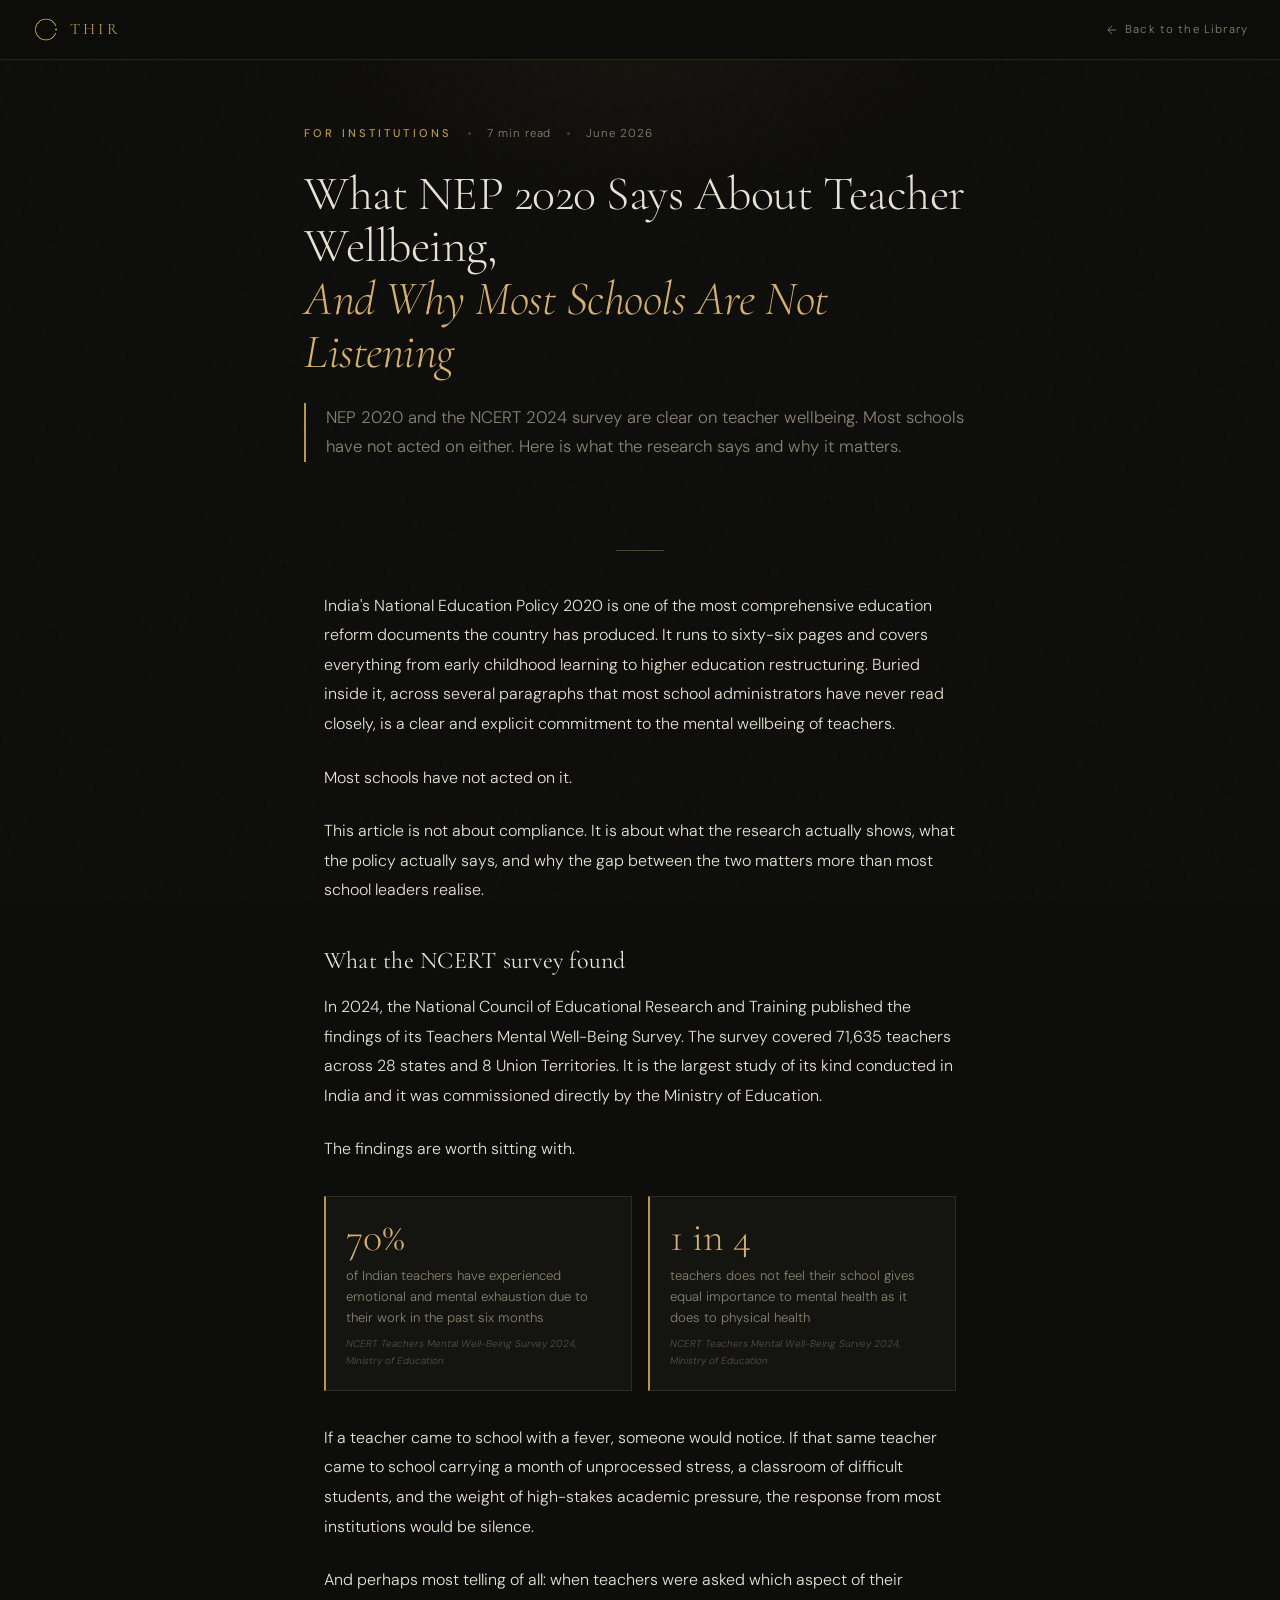
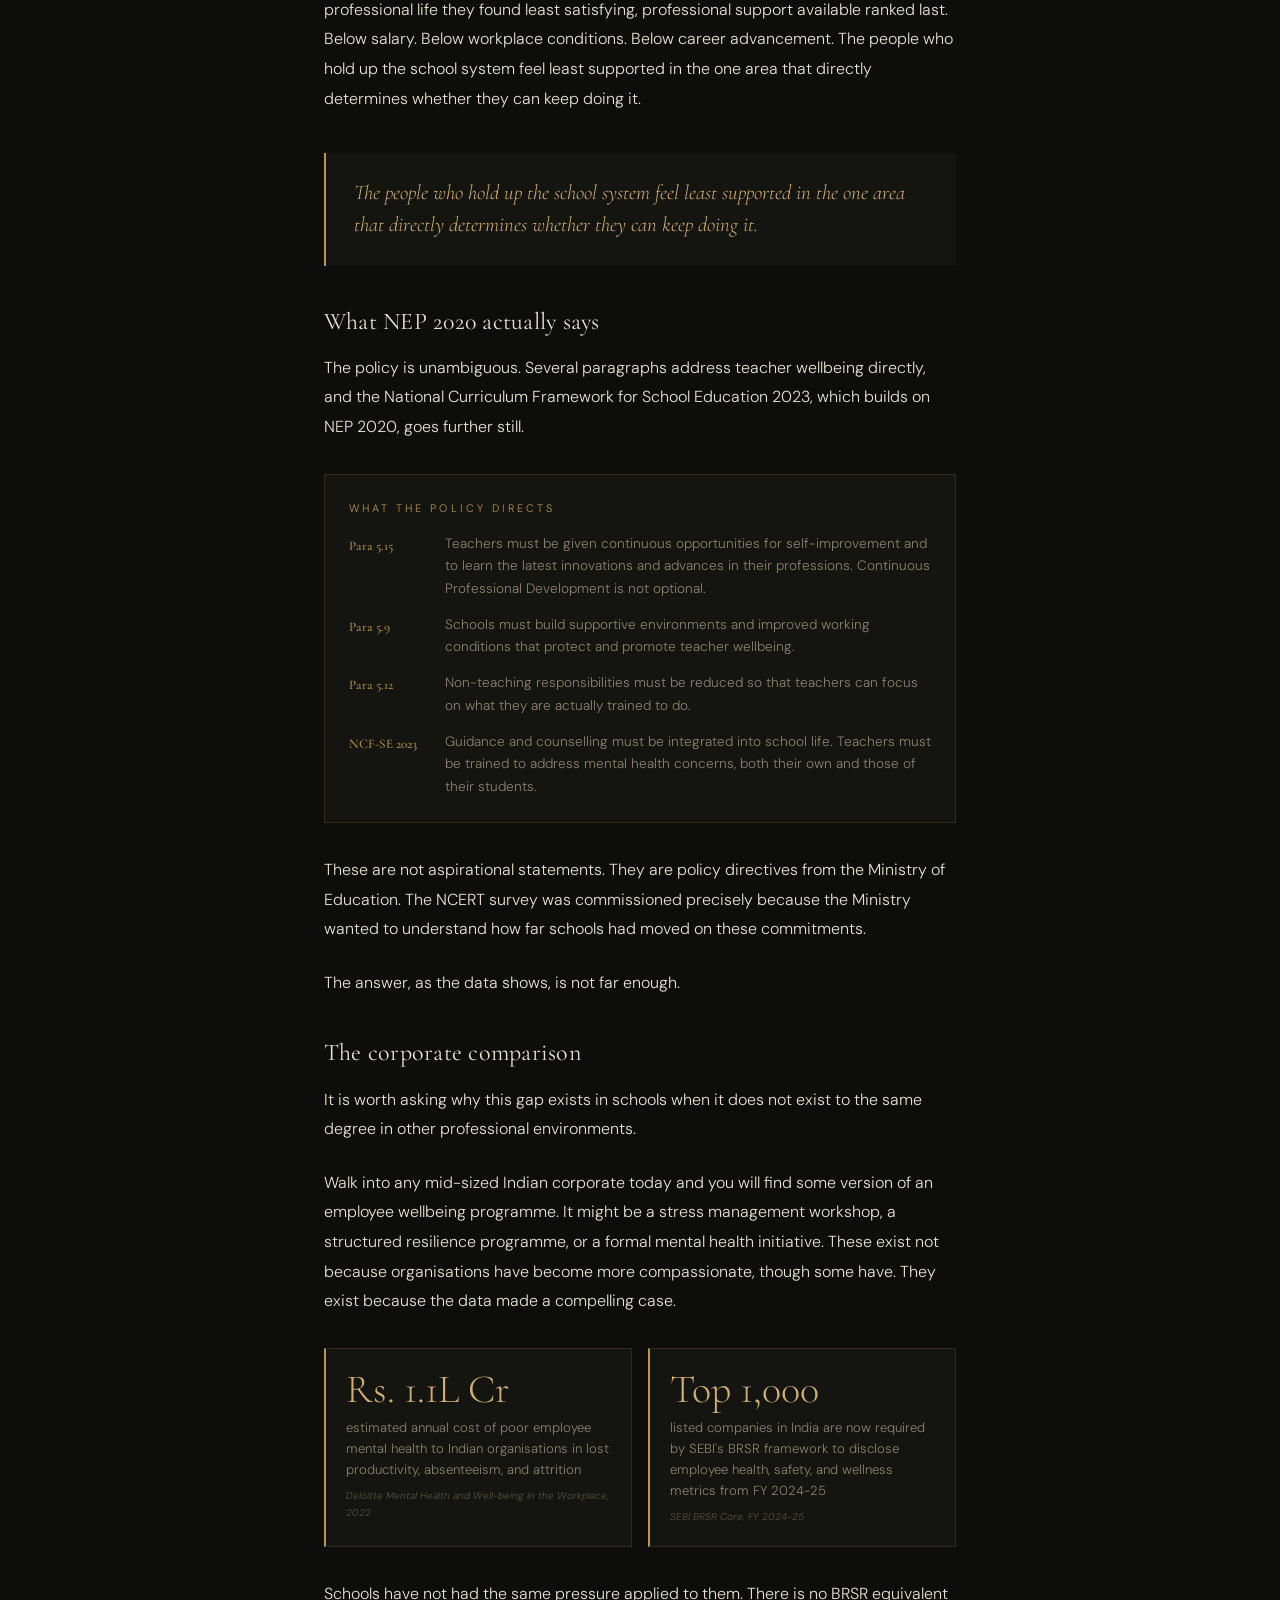
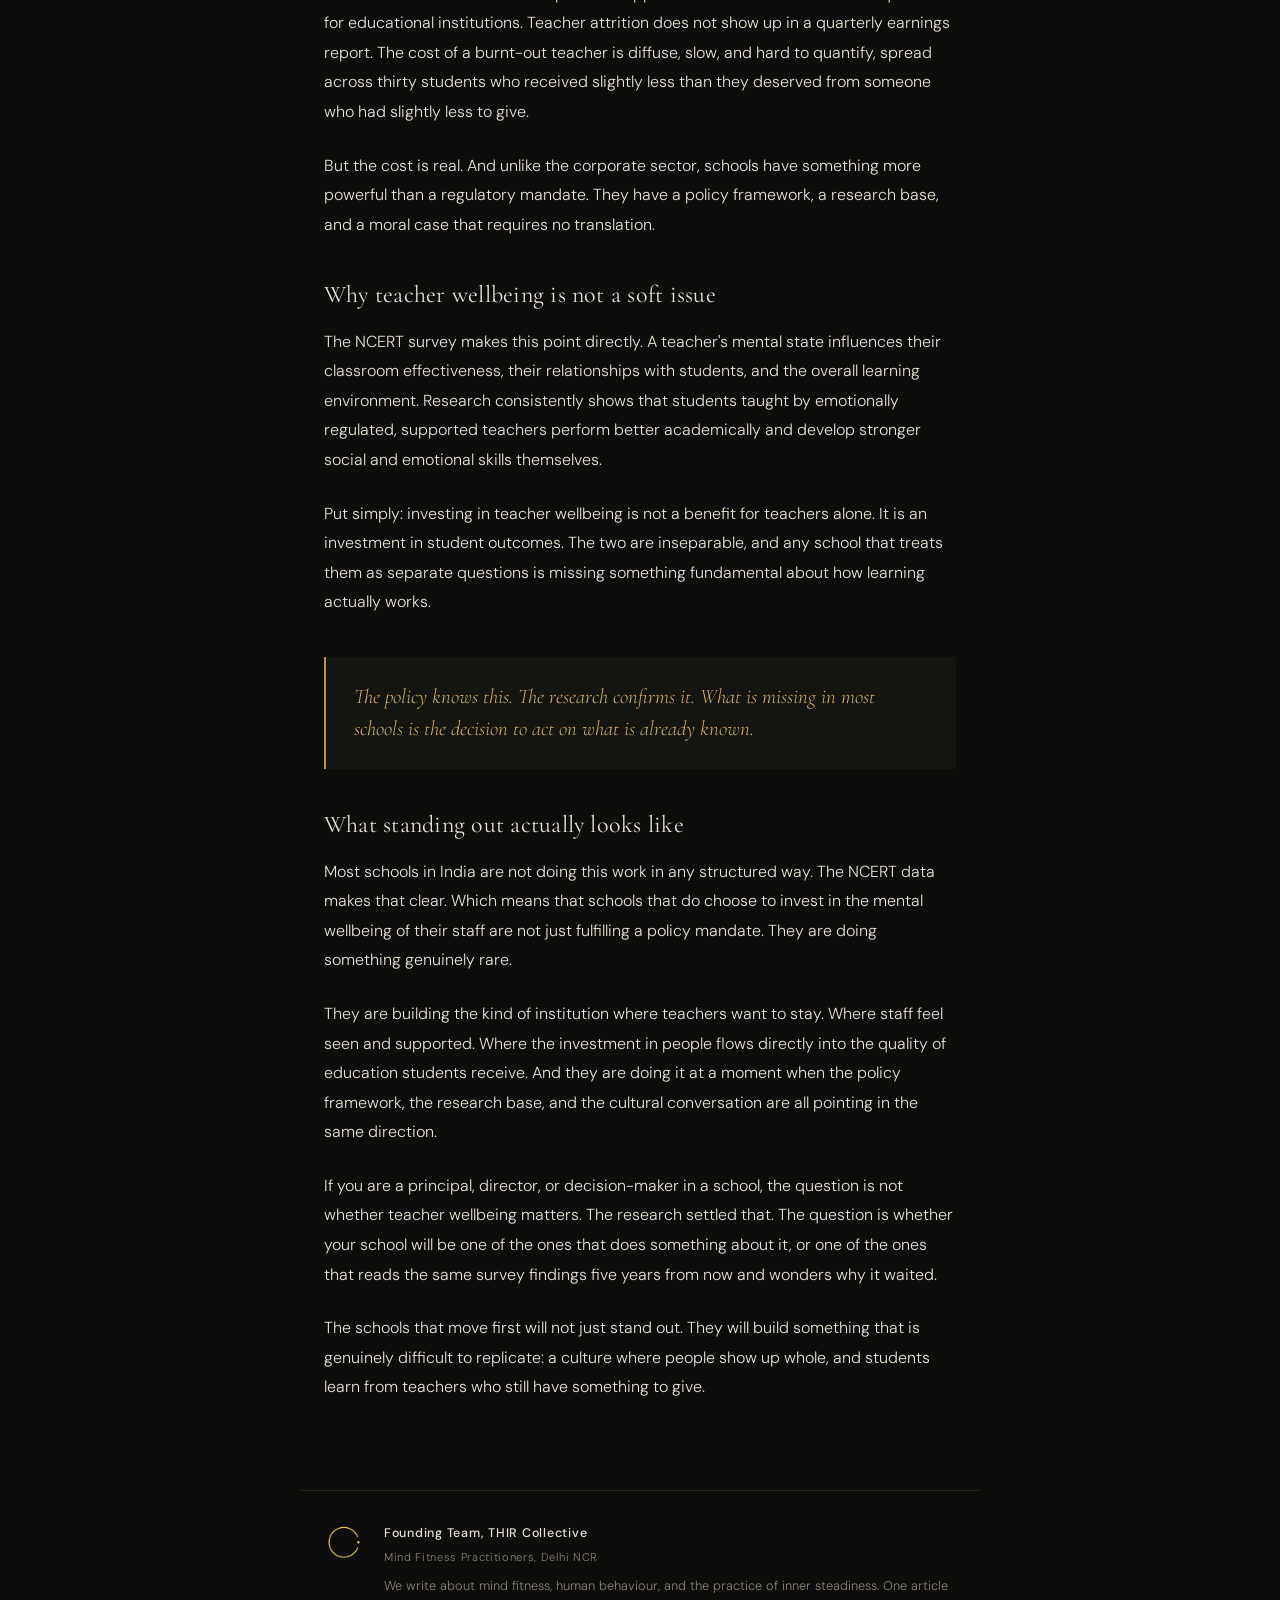
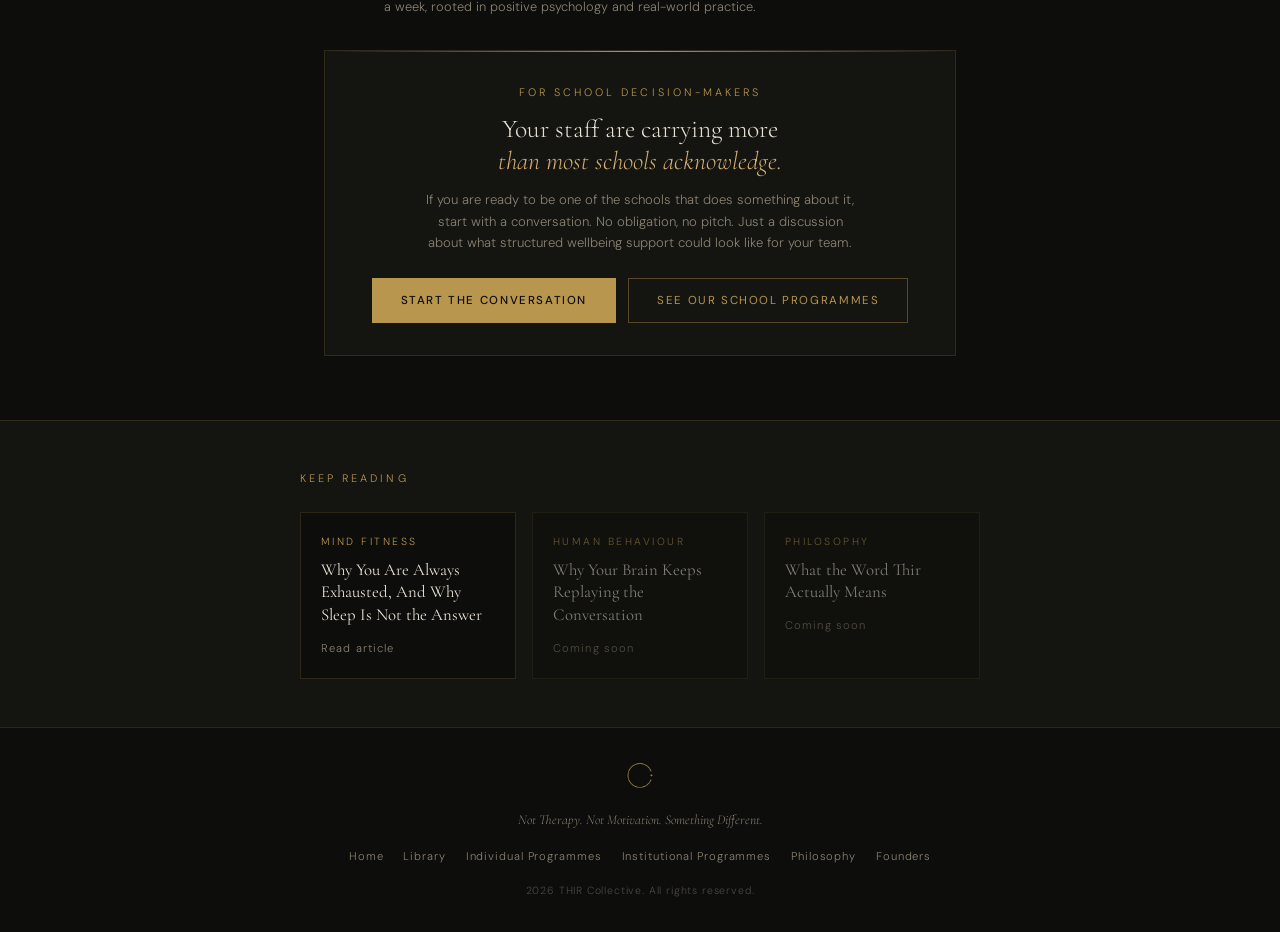
<file: library/what-nep-2020-says-about-teacher-wellbeing.html>
<!DOCTYPE html>
<html lang="en">
<head>
<meta charset="UTF-8"/>
<meta name="viewport" content="width=device-width, initial-scale=1.0"/>

<!-- ============================================================
     ARTICLE VARIABLES
     Title:        What NEP 2020 Says About Teacher Wellbeing, And Why Most Schools Are Not Listening
     Category:     For Institutions
     Pillar:       For Institutions
     Read time:    7 min
     SEO keyword:  NEP 2020 teacher wellbeing
     Slug:         what-nep-2020-says-about-teacher-wellbeing
     Published:    June 2026
     Stats used:   01, 02, 04, 05, 08, 09 — all verified in TC_Data_Validation_Register_Final.docx
     ============================================================ -->

<title>What NEP 2020 Says About Teacher Wellbeing, And Why Most Schools Are Not Listening | THIR Collective</title>
<meta name="description" content="NEP 2020 and the NCERT 2024 survey are clear on teacher wellbeing. Most schools have not acted on either. Here is what the research says and why it matters."/>
<meta name="keywords" content="NEP 2020 teacher wellbeing, teacher mental health India, NCERT survey teachers, school staff wellbeing, teacher burnout India"/>
<meta name="robots" content="index, follow"/>
<link rel="canonical" href="https://thircollective.com/library/what-nep-2020-says-about-teacher-wellbeing"/>

<meta property="og:type" content="article"/>
<meta property="og:site_name" content="THIR Collective"/>
<meta property="og:title" content="What NEP 2020 Says About Teacher Wellbeing, And Why Most Schools Are Not Listening"/>
<meta property="og:description" content="NEP 2020 and the NCERT 2024 survey are clear on teacher wellbeing. Most schools have not acted on either. Here is what the research says and why it matters."/>
<meta property="og:url" content="https://thircollective.com/library/what-nep-2020-says-about-teacher-wellbeing"/>
<meta property="og:image" content="https://thircollective.com/Assets/og-image.png"/>

<meta name="twitter:card" content="summary_large_image"/>
<meta name="twitter:title" content="What NEP 2020 Says About Teacher Wellbeing, And Why Most Schools Are Not Listening"/>
<meta name="twitter:description" content="NEP 2020 and the NCERT 2024 survey are clear on teacher wellbeing. Most schools have not acted on either."/>
<meta name="twitter:image" content="https://thircollective.com/Assets/og-image.png"/>

<link rel="preconnect" href="https://fonts.googleapis.com"/>
<link rel="preconnect" href="https://fonts.gstatic.com" crossorigin/>
<link href="https://fonts.googleapis.com/css2?family=Cormorant+Garamond:ital,wght@0,300;0,400;0,500;0,600;1,300;1,400;1,500&family=DM+Sans:wght@300;400;500&display=swap" rel="stylesheet"/>
<link rel="icon" type="image/png" href="../Assets/logo_no_text.png"/>

<script type="application/ld+json">
{
  "@context": "https://schema.org",
  "@type": "Article",
  "headline": "What NEP 2020 Says About Teacher Wellbeing, And Why Most Schools Are Not Listening",
  "description": "NEP 2020 and the NCERT 2024 survey are clear on teacher wellbeing. Most schools have not acted on either. Here is what the research says and why it matters.",
  "datePublished": "2026-06-08",
  "dateModified": "2026-06-08",
  "author": {
    "@type": "Organization",
    "name": "Thir Collective",
    "url": "https://thircollective.com"
  },
  "publisher": {
    "@type": "Organization",
    "name": "Thir Collective",
    "url": "https://thircollective.com",
    "logo": {
      "@type": "ImageObject",
      "url": "https://thircollective.com/Assets/logo_no_text.png"
    }
  },
  "mainEntityOfPage": {
    "@type": "WebPage",
    "@id": "https://thircollective.com/library/what-nep-2020-says-about-teacher-wellbeing"
  },
  "keywords": "NEP 2020 teacher wellbeing, teacher mental health India, NCERT survey, school staff wellbeing, teacher burnout India"
}
</script>

<style>
*,*::before,*::after{box-sizing:border-box;margin:0;padding:0}

:root{
  --gold:#b8964e;
  --gold-light:#d4af72;
  --gold-dim:rgba(184,150,78,0.15);
  --dark:#0d0d0b;
  --surface:#141410;
  --surface2:#1a1a14;
  --text:#e8e2d4;
  --text-muted:#8a8272;
  --border:rgba(184,150,78,0.18);
  --border-hover:rgba(184,150,78,0.4);
}

html{scroll-behavior:smooth}

body{
  background:var(--dark);
  color:var(--text);
  font-family:'DM Sans',sans-serif;
  font-weight:300;
  -webkit-font-smoothing:antialiased;
  line-height:1.7;
  min-height:100vh;
  overflow-x:hidden;
}

body::before{
  content:'';
  position:fixed;
  inset:0;
  background-image:url("data:image/svg+xml,%3Csvg viewBox='0 0 200 200' xmlns='http://www.w3.org/2000/svg'%3E%3Cfilter id='n'%3E%3CfeTurbulence type='fractalNoise' baseFrequency='0.75' numOctaves='4' stitchTiles='stitch'/%3E%3C/filter%3E%3Crect width='100%25' height='100%25' filter='url(%23n)' opacity='0.04'/%3E%3C/svg%3E");
  pointer-events:none;
  z-index:0;
  opacity:0.6;
}

body::after{
  content:'';
  position:fixed;
  top:-20%;
  left:50%;
  transform:translateX(-50%);
  width:700px;
  height:400px;
  background:radial-gradient(ellipse,rgba(184,150,78,0.06) 0%,transparent 70%);
  pointer-events:none;
  z-index:0;
}

.page-wrap{position:relative;z-index:1}

/* NAV */
.navbar{
  position:sticky;
  top:0;
  z-index:100;
  background:rgba(13,13,11,0.92);
  backdrop-filter:blur(12px);
  -webkit-backdrop-filter:blur(12px);
  border-bottom:1px solid var(--border);
  padding:0 2rem;
  height:60px;
  display:flex;
  align-items:center;
  justify-content:space-between;
}

.nav-logo{
  display:flex;
  align-items:center;
  gap:10px;
  text-decoration:none;
}

.nav-logo img{width:28px;height:auto}

.nav-brand{
  font-family:'Cormorant Garamond',serif;
  font-size:1rem;
  font-weight:400;
  letter-spacing:0.2em;
  color:var(--gold);
}

.nav-back{
  font-size:0.72rem;
  letter-spacing:0.1em;
  color:var(--text-muted);
  text-decoration:none;
  transition:color 0.2s;
  display:flex;
  align-items:center;
  gap:6px;
}

.nav-back:hover{color:var(--gold)}
.nav-back svg{width:14px;height:14px;stroke:currentColor;fill:none;stroke-width:1.5}

/* HERO */
.article-hero{
  padding:4rem 1.5rem 3rem;
  max-width:720px;
  margin:0 auto;
}

.article-meta-row{
  display:flex;
  align-items:center;
  gap:1rem;
  margin-bottom:1.5rem;
  flex-wrap:wrap;
}

.article-cat{
  font-size:0.7rem;
  letter-spacing:0.28em;
  color:var(--gold);
  text-transform:uppercase;
  font-weight:500;
}

.article-dot{
  width:3px;height:3px;
  border-radius:50%;
  background:var(--text-muted);
  opacity:0.4;
}

.article-read-time,
.article-date{
  font-size:0.72rem;
  color:var(--text-muted);
  letter-spacing:0.08em;
}

.article-title{
  font-family:'Cormorant Garamond',serif;
  font-weight:300;
  font-size:clamp(1.9rem,4vw,3rem);
  line-height:1.1;
  color:var(--text);
  margin-bottom:1.5rem;
  letter-spacing:-0.01em;
}

.article-title em{
  font-style:italic;
  color:var(--gold-light);
}

.article-lede{
  font-size:1.05rem;
  color:var(--text-muted);
  line-height:1.75;
  border-left:2px solid var(--gold);
  padding-left:1.25rem;
}

/* DIVIDER */
.article-divider{
  width:48px;height:1px;
  background:var(--gold);
  opacity:0.4;
  margin:2.5rem auto;
}

/* BODY */
.article-body{
  max-width:680px;
  margin:0 auto;
  padding:0 1.5rem 4rem;
}

.article-body p{
  font-size:1rem;
  color:var(--text);
  line-height:1.85;
  margin-bottom:1.5rem;
}

.article-body h2{
  font-family:'Cormorant Garamond',serif;
  font-weight:400;
  font-size:1.5rem;
  color:var(--text);
  line-height:1.3;
  margin:2.5rem 0 1rem;
  letter-spacing:0.01em;
}

/* STAT CALLOUT */
.stat-row{
  display:grid;
  grid-template-columns:1fr 1fr;
  gap:1rem;
  margin:2rem 0;
}

.stat-card{
  background:var(--surface);
  border:1px solid var(--border);
  border-left:2px solid var(--gold);
  padding:1.25rem;
}

.stat-card-num{
  font-family:'Cormorant Garamond',serif;
  font-size:2.5rem;
  font-weight:300;
  color:var(--gold-light);
  line-height:1;
  margin-bottom:0.5rem;
}

.stat-card-text{
  font-size:0.82rem;
  color:var(--text-muted);
  line-height:1.6;
}

.stat-card-source{
  font-size:0.62rem;
  color:rgba(138,130,114,0.55);
  font-style:italic;
  margin-top:0.5rem;
}

/* PULL QUOTE */
.pull-quote{
  margin:2.5rem 0;
  padding:1.5rem 1.75rem;
  border-left:2px solid var(--gold);
  background:var(--surface);
}

.pull-quote p{
  font-family:'Cormorant Garamond',serif;
  font-style:italic;
  font-size:1.3rem;
  color:var(--gold-light);
  line-height:1.55;
  margin:0;
}

/* POLICY CALLOUT */
.policy-block{
  background:var(--surface);
  border:1px solid var(--border);
  padding:1.5rem;
  margin:2rem 0;
}

.policy-block-label{
  font-size:0.68rem;
  letter-spacing:0.28em;
  color:var(--gold);
  text-transform:uppercase;
  margin-bottom:1rem;
  display:block;
}

.policy-item{
  display:flex;
  gap:1rem;
  margin-bottom:0.85rem;
  align-items:flex-start;
}

.policy-item:last-child{margin-bottom:0}

.policy-item-ref{
  font-family:'Cormorant Garamond',serif;
  font-size:0.82rem;
  color:var(--gold);
  font-weight:500;
  white-space:nowrap;
  min-width:80px;
  padding-top:2px;
}

.policy-item-text{
  font-size:0.85rem;
  color:var(--text-muted);
  line-height:1.65;
}

/* CTA BLOCK */
.article-cta{
  max-width:680px;
  margin:0 auto 4rem;
  padding:0 1.5rem;
}

.cta-card{
  background:var(--surface);
  border:1px solid var(--border);
  padding:2rem;
  text-align:center;
  position:relative;
  overflow:hidden;
}

.cta-card::before{
  content:'';
  position:absolute;
  top:0;left:0;right:0;
  height:1px;
  background:linear-gradient(90deg,transparent,var(--gold),transparent);
}

.cta-label{
  font-size:0.68rem;
  letter-spacing:0.28em;
  color:var(--gold);
  text-transform:uppercase;
  margin-bottom:0.75rem;
}

.cta-title{
  font-family:'Cormorant Garamond',serif;
  font-weight:300;
  font-size:1.6rem;
  color:var(--text);
  line-height:1.25;
  margin-bottom:0.75rem;
}

.cta-title em{font-style:italic;color:var(--gold-light)}

.cta-sub{
  font-size:0.82rem;
  color:var(--text-muted);
  line-height:1.65;
  margin-bottom:1.5rem;
  max-width:440px;
  margin-left:auto;
  margin-right:auto;
}

.cta-buttons{
  display:flex;
  gap:0.75rem;
  justify-content:center;
  flex-wrap:wrap;
}

.btn-primary{
  display:inline-block;
  background:var(--gold);
  color:var(--dark);
  font-size:0.72rem;
  font-weight:500;
  letter-spacing:0.14em;
  text-transform:uppercase;
  padding:0.75rem 1.75rem;
  text-decoration:none;
  border:1px solid var(--gold);
  transition:background 0.2s,color 0.2s;
}

.btn-primary:hover{background:var(--gold-light);border-color:var(--gold-light)}

.btn-ghost{
  display:inline-block;
  background:transparent;
  color:var(--gold);
  font-size:0.72rem;
  font-weight:400;
  letter-spacing:0.14em;
  text-transform:uppercase;
  padding:0.75rem 1.75rem;
  text-decoration:none;
  border:1px solid rgba(184,150,78,0.4);
  transition:border-color 0.2s,color 0.2s;
}

.btn-ghost:hover{border-color:var(--gold);color:var(--gold-light)}

/* AUTHOR */
.author-block{
  max-width:680px;
  margin:0 auto;
  padding:2rem 1.5rem;
  border-top:1px solid var(--border);
  display:flex;
  align-items:flex-start;
  gap:1.25rem;
}

.author-logo{width:40px;height:40px;flex-shrink:0}
.author-logo img{width:100%;height:auto}
.author-name{font-size:0.78rem;font-weight:500;color:var(--text);letter-spacing:0.06em;margin-bottom:0.25rem}
.author-role{font-size:0.7rem;color:var(--text-muted);letter-spacing:0.06em;margin-bottom:0.5rem}
.author-note{font-size:0.8rem;color:var(--text-muted);line-height:1.65}

/* RELATED */
.related{
  background:var(--surface);
  border-top:1px solid var(--border);
  padding:3rem 1.5rem;
}

.related-inner{max-width:680px;margin:0 auto}

.related-label{
  font-size:0.68rem;
  letter-spacing:0.28em;
  color:var(--gold);
  text-transform:uppercase;
  margin-bottom:1.5rem;
}

.related-grid{
  display:grid;
  grid-template-columns:repeat(auto-fit,minmax(200px,1fr));
  gap:1rem;
}

.related-card{
  background:var(--dark);
  border:1px solid var(--border);
  padding:1.25rem;
  text-decoration:none;
  transition:border-color 0.2s;
  display:block;
}

.related-card:hover{border-color:var(--border-hover)}
.related-card-cat{font-size:0.65rem;letter-spacing:0.24em;color:var(--gold);text-transform:uppercase;margin-bottom:0.5rem}
.related-card-title{font-family:'Cormorant Garamond',serif;font-size:1.05rem;font-weight:400;color:var(--text);line-height:1.35;margin-bottom:0.75rem}
.related-card-arrow{font-size:0.7rem;color:var(--text-muted);letter-spacing:0.1em}

/* FOOTER */
.footer{
  background:var(--dark);
  border-top:1px solid var(--border);
  padding:2rem 1.5rem;
}

.footer-inner{
  max-width:680px;
  margin:0 auto;
  display:flex;
  flex-direction:column;
  align-items:center;
  gap:1rem;
  text-align:center;
}

.footer-logo{width:32px;height:auto;opacity:0.6}
.footer-tagline{font-family:'Cormorant Garamond',serif;font-style:italic;font-size:0.85rem;color:var(--text-muted)}

.footer-nav{display:flex;gap:1.25rem;flex-wrap:wrap;justify-content:center}
.footer-nav a{font-size:0.7rem;color:var(--text-muted);text-decoration:none;letter-spacing:0.08em;transition:color 0.2s}
.footer-nav a:hover{color:var(--gold)}

.footer-copy{font-size:0.65rem;color:var(--text-muted);opacity:0.5;letter-spacing:0.08em}

/* REVEAL */
.reveal-up{opacity:0;transform:translateY(18px);transition:opacity 0.65s ease,transform 0.65s ease}
.reveal-fade{opacity:0;transition:opacity 0.65s ease}
.reveal-up.visible,.reveal-fade.visible{opacity:1;transform:translateY(0)}

/* RESPONSIVE */
@media(max-width:640px){
  .navbar{padding:0 1.25rem}
  .article-hero{padding:2.5rem 1.25rem 2rem}
  .article-body{padding:0 1.25rem 3rem}
  .stat-row{grid-template-columns:1fr}
  .author-block{padding:1.5rem 1.25rem;flex-direction:column;gap:1rem}
  .article-cta{padding:0 1.25rem}
  .cta-card{padding:1.5rem 1.25rem}
  .article-title{font-size:1.85rem}
  .pull-quote p{font-size:1.1rem}
}
</style>
</head>
<body>
<div class="page-wrap">

  <nav class="navbar">
    <a href="../index.html" class="nav-logo">
      <img src="../Assets/logo_no_text.png" alt="THIR Collective"/>
      <span class="nav-brand">THIR</span>
    </a>
    <a href="../library.html" class="nav-back">
      <svg viewBox="0 0 24 24"><path d="M19 12H5M12 5l-7 7 7 7"/></svg>
      Back to the Library
    </a>
  </nav>

  <header class="article-hero">
    <div class="article-meta-row reveal-fade">
      <span class="article-cat">For Institutions</span>
      <span class="article-dot"></span>
      <span class="article-read-time">7 min read</span>
      <span class="article-dot"></span>
      <span class="article-date">June 2026</span>
    </div>
    <h1 class="article-title reveal-up" style="transition-delay:0.1s">
      What NEP 2020 Says About Teacher Wellbeing,<br/><em>And Why Most Schools Are Not Listening</em>
    </h1>
    <p class="article-lede reveal-up" style="transition-delay:0.2s">
      NEP 2020 and the NCERT 2024 survey are clear on teacher wellbeing. Most schools have not acted on either. Here is what the research says and why it matters.
    </p>
  </header>

  <div class="article-divider"></div>

  <article class="article-body">

    <p class="reveal-up">India's National Education Policy 2020 is one of the most comprehensive education reform documents the country has produced. It runs to sixty-six pages and covers everything from early childhood learning to higher education restructuring. Buried inside it, across several paragraphs that most school administrators have never read closely, is a clear and explicit commitment to the mental wellbeing of teachers.</p>

    <p class="reveal-up">Most schools have not acted on it.</p>

    <p class="reveal-up">This article is not about compliance. It is about what the research actually shows, what the policy actually says, and why the gap between the two matters more than most school leaders realise.</p>

    <h2 class="reveal-up">What the NCERT survey found</h2>

    <p class="reveal-up">In 2024, the National Council of Educational Research and Training published the findings of its Teachers Mental Well-Being Survey. The survey covered 71,635 teachers across 28 states and 8 Union Territories. It is the largest study of its kind conducted in India and it was commissioned directly by the Ministry of Education.</p>

    <p class="reveal-up">The findings are worth sitting with.</p>

    <div class="stat-row reveal-up">
      <div class="stat-card">
        <div class="stat-card-num">70%</div>
        <div class="stat-card-text">of Indian teachers have experienced emotional and mental exhaustion due to their work in the past six months</div>
        <div class="stat-card-source">NCERT Teachers Mental Well-Being Survey 2024, Ministry of Education</div>
      </div>
      <div class="stat-card">
        <div class="stat-card-num">1 in 4</div>
        <div class="stat-card-text">teachers does not feel their school gives equal importance to mental health as it does to physical health</div>
        <div class="stat-card-source">NCERT Teachers Mental Well-Being Survey 2024, Ministry of Education</div>
      </div>
    </div>

    <p class="reveal-up">If a teacher came to school with a fever, someone would notice. If that same teacher came to school carrying a month of unprocessed stress, a classroom of difficult students, and the weight of high-stakes academic pressure, the response from most institutions would be silence.</p>

    <p class="reveal-up">And perhaps most telling of all: when teachers were asked which aspect of their professional life they found least satisfying, professional support available ranked last. Below salary. Below workplace conditions. Below career advancement. The people who hold up the school system feel least supported in the one area that directly determines whether they can keep doing it.</p>

    <div class="pull-quote reveal-up">
      <p>The people who hold up the school system feel least supported in the one area that directly determines whether they can keep doing it.</p>
    </div>

    <h2 class="reveal-up">What NEP 2020 actually says</h2>

    <p class="reveal-up">The policy is unambiguous. Several paragraphs address teacher wellbeing directly, and the National Curriculum Framework for School Education 2023, which builds on NEP 2020, goes further still.</p>

    <div class="policy-block reveal-up">
      <span class="policy-block-label">What the policy directs</span>
      <div class="policy-item">
        <span class="policy-item-ref">Para 5.15</span>
        <span class="policy-item-text">Teachers must be given continuous opportunities for self-improvement and to learn the latest innovations and advances in their professions. Continuous Professional Development is not optional.</span>
      </div>
      <div class="policy-item">
        <span class="policy-item-ref">Para 5.9</span>
        <span class="policy-item-text">Schools must build supportive environments and improved working conditions that protect and promote teacher wellbeing.</span>
      </div>
      <div class="policy-item">
        <span class="policy-item-ref">Para 5.12</span>
        <span class="policy-item-text">Non-teaching responsibilities must be reduced so that teachers can focus on what they are actually trained to do.</span>
      </div>
      <div class="policy-item">
        <span class="policy-item-ref">NCF-SE 2023</span>
        <span class="policy-item-text">Guidance and counselling must be integrated into school life. Teachers must be trained to address mental health concerns, both their own and those of their students.</span>
      </div>
    </div>

    <p class="reveal-up">These are not aspirational statements. They are policy directives from the Ministry of Education. The NCERT survey was commissioned precisely because the Ministry wanted to understand how far schools had moved on these commitments.</p>

    <p class="reveal-up">The answer, as the data shows, is not far enough.</p>

    <h2 class="reveal-up">The corporate comparison</h2>

    <p class="reveal-up">It is worth asking why this gap exists in schools when it does not exist to the same degree in other professional environments.</p>

    <p class="reveal-up">Walk into any mid-sized Indian corporate today and you will find some version of an employee wellbeing programme. It might be a stress management workshop, a structured resilience programme, or a formal mental health initiative. These exist not because organisations have become more compassionate, though some have. They exist because the data made a compelling case.</p>

    <div class="stat-row reveal-up">
      <div class="stat-card">
        <div class="stat-card-num">Rs. 1.1L Cr</div>
        <div class="stat-card-text">estimated annual cost of poor employee mental health to Indian organisations in lost productivity, absenteeism, and attrition</div>
        <div class="stat-card-source">Deloitte Mental Health and Well-being in the Workplace, 2022</div>
      </div>
      <div class="stat-card">
        <div class="stat-card-num">Top 1,000</div>
        <div class="stat-card-text">listed companies in India are now required by SEBI's BRSR framework to disclose employee health, safety, and wellness metrics from FY 2024-25</div>
        <div class="stat-card-source">SEBI BRSR Core, FY 2024-25</div>
      </div>
    </div>

    <p class="reveal-up">Schools have not had the same pressure applied to them. There is no BRSR equivalent for educational institutions. Teacher attrition does not show up in a quarterly earnings report. The cost of a burnt-out teacher is diffuse, slow, and hard to quantify, spread across thirty students who received slightly less than they deserved from someone who had slightly less to give.</p>

    <p class="reveal-up">But the cost is real. And unlike the corporate sector, schools have something more powerful than a regulatory mandate. They have a policy framework, a research base, and a moral case that requires no translation.</p>

    <h2 class="reveal-up">Why teacher wellbeing is not a soft issue</h2>

    <p class="reveal-up">The NCERT survey makes this point directly. A teacher's mental state influences their classroom effectiveness, their relationships with students, and the overall learning environment. Research consistently shows that students taught by emotionally regulated, supported teachers perform better academically and develop stronger social and emotional skills themselves.</p>

    <p class="reveal-up">Put simply: investing in teacher wellbeing is not a benefit for teachers alone. It is an investment in student outcomes. The two are inseparable, and any school that treats them as separate questions is missing something fundamental about how learning actually works.</p>

    <div class="pull-quote reveal-up">
      <p>The policy knows this. The research confirms it. What is missing in most schools is the decision to act on what is already known.</p>
    </div>

    <h2 class="reveal-up">What standing out actually looks like</h2>

    <p class="reveal-up">Most schools in India are not doing this work in any structured way. The NCERT data makes that clear. Which means that schools that do choose to invest in the mental wellbeing of their staff are not just fulfilling a policy mandate. They are doing something genuinely rare.</p>

    <p class="reveal-up">They are building the kind of institution where teachers want to stay. Where staff feel seen and supported. Where the investment in people flows directly into the quality of education students receive. And they are doing it at a moment when the policy framework, the research base, and the cultural conversation are all pointing in the same direction.</p>

    <p class="reveal-up">If you are a principal, director, or decision-maker in a school, the question is not whether teacher wellbeing matters. The research settled that. The question is whether your school will be one of the ones that does something about it, or one of the ones that reads the same survey findings five years from now and wonders why it waited.</p>

    <p class="reveal-up">The schools that move first will not just stand out. They will build something that is genuinely difficult to replicate: a culture where people show up whole, and students learn from teachers who still have something to give.</p>

  </article>

  <div class="author-block reveal-up">
    <div class="author-logo">
      <img src="../Assets/logo_no_text.png" alt="THIR Collective"/>
    </div>
    <div>
      <p class="author-name">Founding Team, THIR Collective</p>
      <p class="author-role">Mind Fitness Practitioners, Delhi NCR</p>
      <p class="author-note">We write about mind fitness, human behaviour, and the practice of inner steadiness. One article a week, rooted in positive psychology and real-world practice.</p>
    </div>
  </div>

  <div class="article-cta reveal-up">
    <div class="cta-card">
      <p class="cta-label">For school decision-makers</p>
      <h2 class="cta-title">Your staff are carrying more<br/><em>than most schools acknowledge.</em></h2>
      <p class="cta-sub">If you are ready to be one of the schools that does something about it, start with a conversation. No obligation, no pitch. Just a discussion about what structured wellbeing support could look like for your team.</p>
      <div class="cta-buttons">
        <a href="https://wa.me/919250416325?text=Hi%2C%20I%20read%20your%20article%20on%20NEP%202020%20and%20teacher%20wellbeing%20and%20would%20like%20to%20learn%20more%20about%20THIR%20Collective%27s%20school%20programmes." target="_blank" class="btn-primary">Start the conversation</a>
        <a href="../institution.html" class="btn-ghost">See our school programmes</a>
      </div>
    </div>
  </div>

  <div class="related">
    <div class="related-inner">
      <p class="related-label">Keep reading</p>
      <div class="related-grid">
        <a href="why-you-are-always-exhausted.html" class="related-card">
          <p class="related-card-cat">Mind Fitness</p>
          <p class="related-card-title">Why You Are Always Exhausted, And Why Sleep Is Not the Answer</p>
          <p class="related-card-arrow">Read article</p>
        </a>
        <a href="#" class="related-card" style="opacity:0.5;cursor:default">
          <p class="related-card-cat">Human Behaviour</p>
          <p class="related-card-title">Why Your Brain Keeps Replaying the Conversation</p>
          <p class="related-card-arrow">Coming soon</p>
        </a>
        <a href="#" class="related-card" style="opacity:0.5;cursor:default">
          <p class="related-card-cat">Philosophy</p>
          <p class="related-card-title">What the Word Thir Actually Means</p>
          <p class="related-card-arrow">Coming soon</p>
        </a>
      </div>
    </div>
  </div>

  <footer class="footer">
    <div class="footer-inner">
      <img src="../Assets/logo_no_text.png" alt="THIR Collective" class="footer-logo"/>
      <p class="footer-tagline">Not Therapy. Not Motivation. Something Different.</p>
      <nav class="footer-nav">
        <a href="../index.html">Home</a>
        <a href="../library.html">Library</a>
        <a href="../individual.html">Individual Programmes</a>
        <a href="../institution.html">Institutional Programmes</a>
        <a href="../index.html#philosophy">Philosophy</a>
        <a href="../index.html#founders">Founders</a>
      </nav>
      <p class="footer-copy">2026 THIR Collective. All rights reserved.</p>
    </div>
  </footer>

</div>

<script>
  const revealEls = document.querySelectorAll('.reveal-up, .reveal-fade');
  const observer = new IntersectionObserver(function(entries){
    entries.forEach(function(entry){
      if(entry.isIntersecting){
        entry.target.classList.add('visible');
        observer.unobserve(entry.target);
      }
    });
  },{threshold:0.1});
  revealEls.forEach(function(el){observer.observe(el)});
</script>

</body>
</html>
</file>
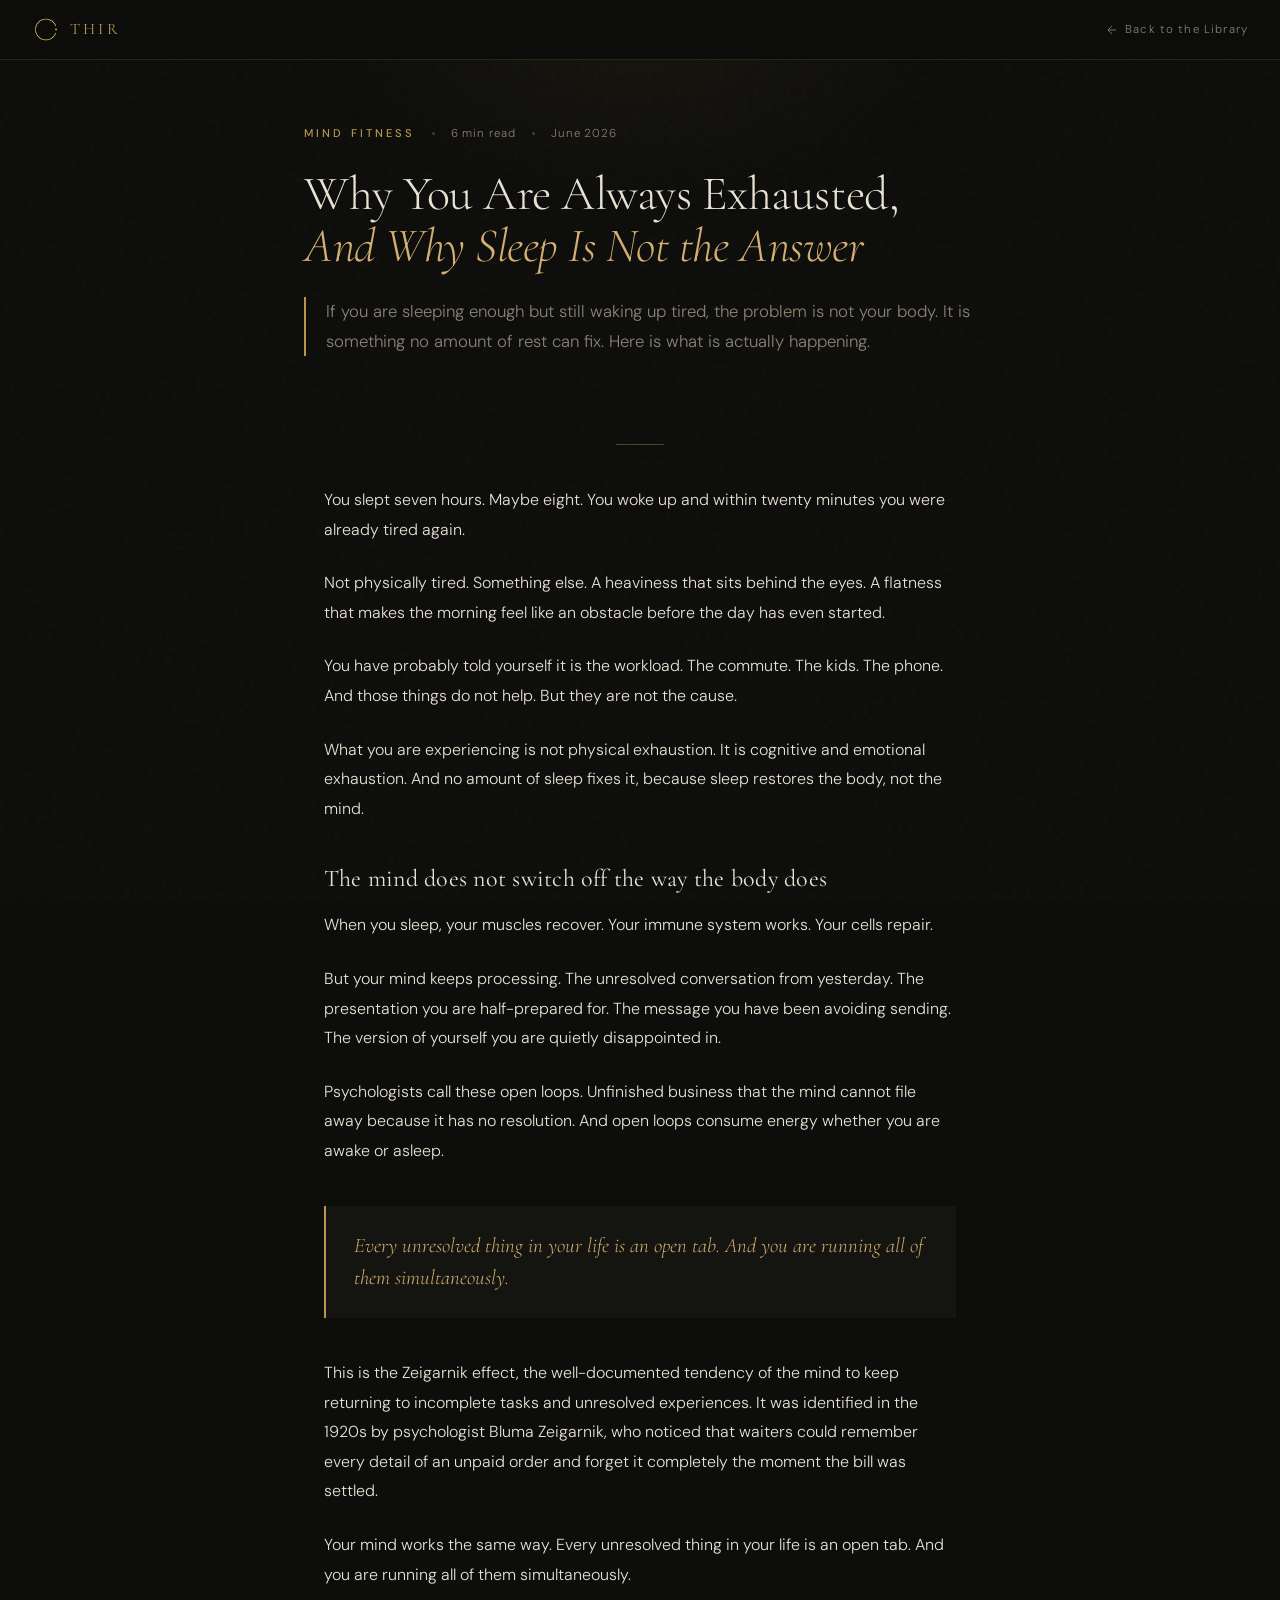
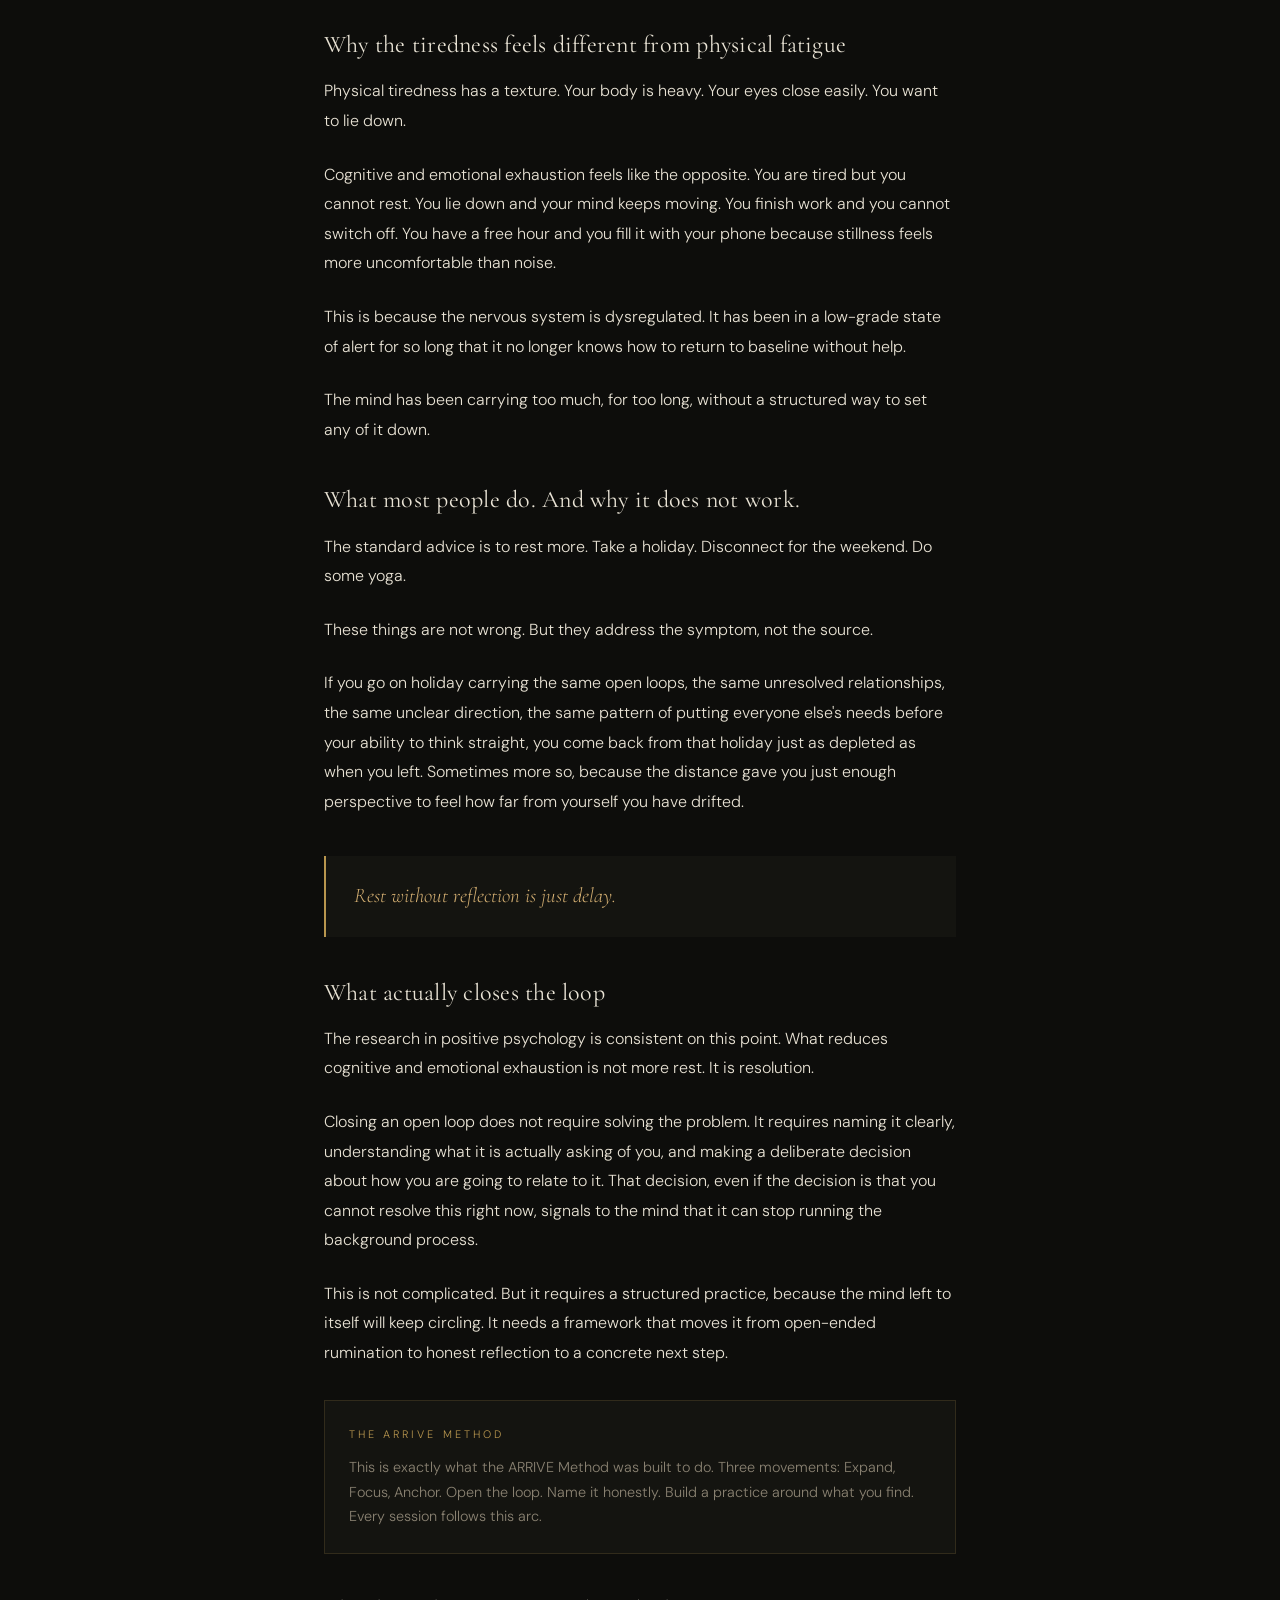
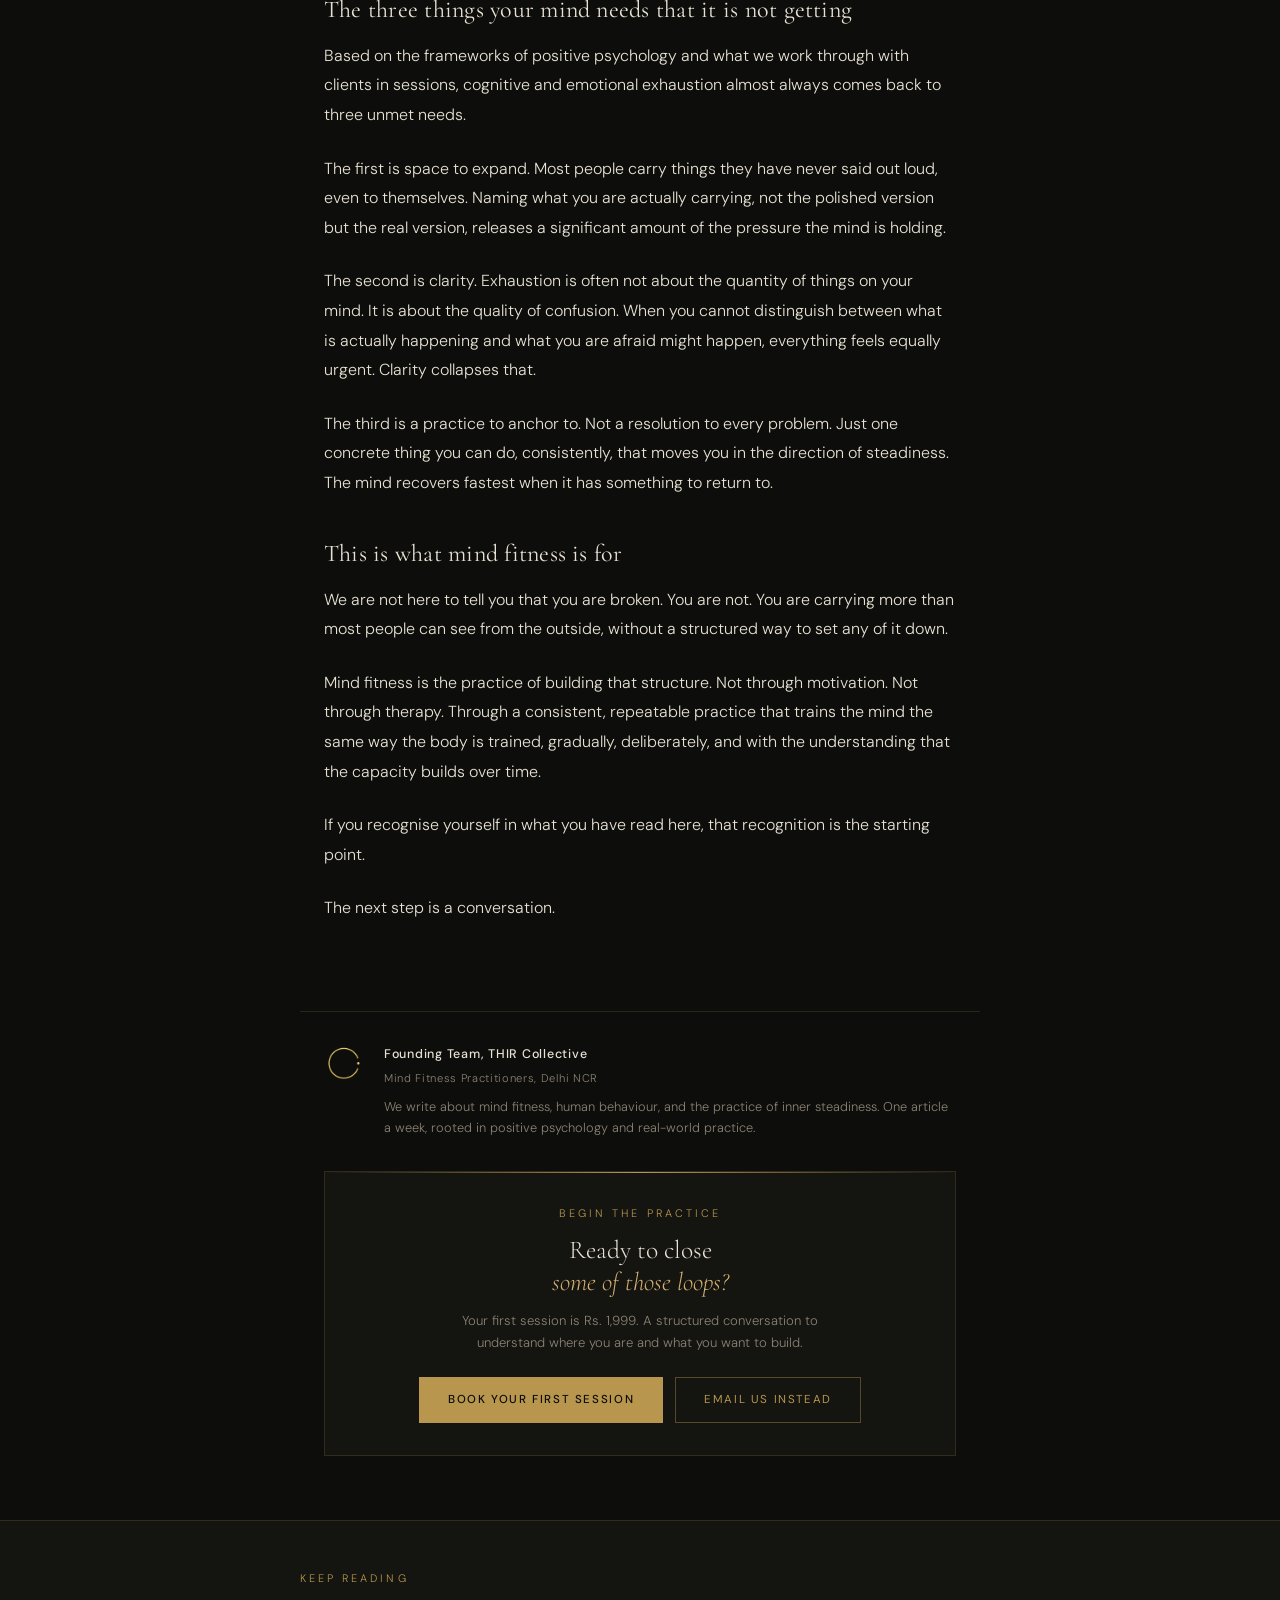
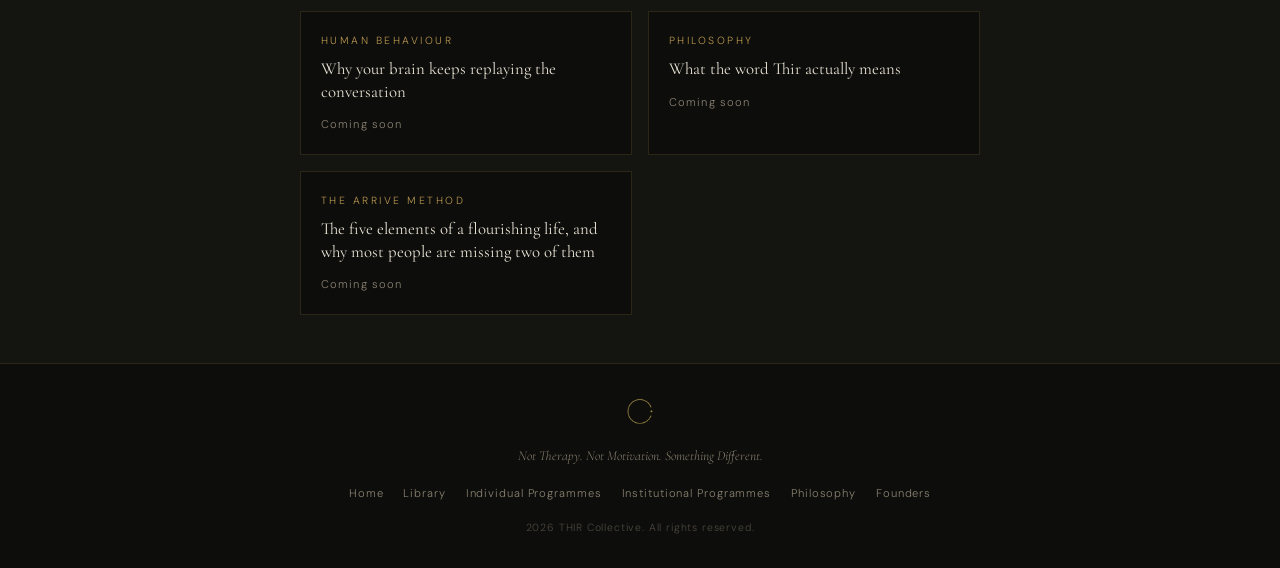
<file: library/why-you-are-always-exhausted.html>
<!DOCTYPE html>
<html lang="en">
<head>
<meta charset="UTF-8"/>
<meta name="viewport" content="width=device-width, initial-scale=1.0"/>

<!-- ============================================================
     ARTICLE VARIABLES — edit these fields when reusing template
     Title:        Why You Are Always Exhausted, And Why Sleep Is Not the Answer
     Category:     Mind Fitness
     Pillar:       01 — Mind Fitness Education
     Read time:    6 min
     SEO keyword:  why am I always exhausted
     Slug:         why-you-are-always-exhausted
     Published:    June 2026
     ============================================================ -->

<title>Why You Are Always Exhausted, And Why Sleep Is Not the Answer | THIR Collective</title>
<meta name="description" content="If you are sleeping enough but still waking up tired, the problem is not your body. It is something no amount of rest can fix. Here is what is actually happening."/>
<meta name="keywords" content="why am I always exhausted, mental exhaustion, burnout, cognitive exhaustion, mind fitness India"/>
<meta name="robots" content="index, follow"/>
<link rel="canonical" href="https://thircollective.com/library/why-you-are-always-exhausted"/>

<meta property="og:type" content="article"/>
<meta property="og:site_name" content="THIR Collective"/>
<meta property="og:title" content="Why You Are Always Exhausted, And Why Sleep Is Not the Answer"/>
<meta property="og:description" content="If you are sleeping enough but still waking up tired, the problem is not your body. It is something no amount of rest can fix."/>
<meta property="og:url" content="https://thircollective.com/library/why-you-are-always-exhausted"/>
<meta property="og:image" content="https://thircollective.com/Assets/og-image.png"/>

<meta name="twitter:card" content="summary_large_image"/>
<meta name="twitter:title" content="Why You Are Always Exhausted, And Why Sleep Is Not the Answer"/>
<meta name="twitter:description" content="If you are sleeping enough but still waking up tired, the problem is not your body. It is something no amount of rest can fix."/>
<meta name="twitter:image" content="https://thircollective.com/Assets/og-image.png"/>

<link rel="preconnect" href="https://fonts.googleapis.com"/>
<link rel="preconnect" href="https://fonts.gstatic.com" crossorigin/>
<link href="https://fonts.googleapis.com/css2?family=Cormorant+Garamond:ital,wght@0,300;0,400;0,500;0,600;1,300;1,400;1,500&family=DM+Sans:wght@300;400;500&display=swap" rel="stylesheet"/>
<link rel="icon" type="image/png" href="../Assets/logo_no_text.png"/>
<link rel="apple-touch-icon" href="../Assets/logo_no_text.png"/>

<style>
*,*::before,*::after{box-sizing:border-box;margin:0;padding:0}

:root{
  --gold:#b8964e;
  --gold-light:#d4af72;
  --gold-dim:rgba(184,150,78,0.15);
  --dark:#0d0d0b;
  --surface:#141410;
  --surface2:#1a1a14;
  --text:#e8e2d4;
  --text-muted:#8a8272;
  --border:rgba(184,150,78,0.18);
  --border-hover:rgba(184,150,78,0.4);
  --cream:#f5efe4;
}

html{scroll-behavior:smooth}

body{
  background:var(--dark);
  color:var(--text);
  font-family:'DM Sans',sans-serif;
  font-weight:300;
  -webkit-font-smoothing:antialiased;
  line-height:1.7;
  min-height:100vh;
  position:relative;
  overflow-x:hidden;
}

body::before{
  content:'';
  position:fixed;
  inset:0;
  background-image:url("data:image/svg+xml,%3Csvg viewBox='0 0 200 200' xmlns='http://www.w3.org/2000/svg'%3E%3Cfilter id='n'%3E%3CfeTurbulence type='fractalNoise' baseFrequency='0.75' numOctaves='4' stitchTiles='stitch'/%3E%3C/filter%3E%3Crect width='100%25' height='100%25' filter='url(%23n)' opacity='0.04'/%3E%3C/svg%3E");
  pointer-events:none;
  z-index:0;
  opacity:0.6;
}

body::after{
  content:'';
  position:fixed;
  top:-20%;
  left:50%;
  transform:translateX(-50%);
  width:700px;
  height:400px;
  background:radial-gradient(ellipse,rgba(184,150,78,0.06) 0%,transparent 70%);
  pointer-events:none;
  z-index:0;
}

.page-wrap{position:relative;z-index:1}

/* NAV */
.navbar{
  position:sticky;
  top:0;
  z-index:100;
  background:rgba(13,13,11,0.92);
  backdrop-filter:blur(12px);
  -webkit-backdrop-filter:blur(12px);
  border-bottom:1px solid var(--border);
  padding:0 2rem;
  height:60px;
  display:flex;
  align-items:center;
  justify-content:space-between;
}

.nav-logo{
  display:flex;
  align-items:center;
  gap:10px;
  text-decoration:none;
}

.nav-logo img{
  width:28px;
  height:auto;
}

.nav-brand{
  font-family:'Cormorant Garamond',serif;
  font-size:1rem;
  font-weight:400;
  letter-spacing:0.2em;
  color:var(--gold);
}

.nav-back{
  font-size:0.72rem;
  letter-spacing:0.1em;
  color:var(--text-muted);
  text-decoration:none;
  transition:color 0.2s;
  display:flex;
  align-items:center;
  gap:6px;
}

.nav-back:hover{color:var(--gold)}

.nav-back svg{
  width:14px;
  height:14px;
  stroke:currentColor;
  fill:none;
  stroke-width:1.5;
}

/* ARTICLE HERO */
.article-hero{
  padding:4rem 1.5rem 3rem;
  max-width:720px;
  margin:0 auto;
}

.article-meta-row{
  display:flex;
  align-items:center;
  gap:1rem;
  margin-bottom:1.5rem;
  flex-wrap:wrap;
}

.article-cat{
  font-size:0.7rem;
  letter-spacing:0.28em;
  color:var(--gold);
  text-transform:uppercase;
  font-weight:500;
}

.article-dot{
  width:3px;
  height:3px;
  border-radius:50%;
  background:var(--text-muted);
  opacity:0.4;
}

.article-read-time{
  font-size:0.72rem;
  color:var(--text-muted);
  letter-spacing:0.08em;
}

.article-date{
  font-size:0.72rem;
  color:var(--text-muted);
  letter-spacing:0.08em;
}

.article-title{
  font-family:'Cormorant Garamond',serif;
  font-weight:300;
  font-size:clamp(2rem,4vw,3rem);
  line-height:1.1;
  color:var(--text);
  margin-bottom:1.5rem;
  letter-spacing:-0.01em;
}

.article-title em{
  font-style:italic;
  color:var(--gold-light);
}

.article-lede{
  font-size:1.05rem;
  color:var(--text-muted);
  line-height:1.75;
  border-left:2px solid var(--gold);
  padding-left:1.25rem;
  margin-bottom:0;
  border-radius:0;
}

/* DIVIDER */
.article-divider{
  width:48px;
  height:1px;
  background:var(--gold);
  opacity:0.4;
  margin:2.5rem auto;
}

/* ARTICLE BODY */
.article-body{
  max-width:680px;
  margin:0 auto;
  padding:0 1.5rem 4rem;
}

.article-body p{
  font-size:1rem;
  color:var(--text);
  line-height:1.85;
  margin-bottom:1.5rem;
}

.article-body h2{
  font-family:'Cormorant Garamond',serif;
  font-weight:400;
  font-size:1.5rem;
  color:var(--text);
  line-height:1.3;
  margin:2.5rem 0 1rem;
  letter-spacing:0.01em;
}

.article-body strong{
  color:var(--text);
  font-weight:500;
}

/* PULL QUOTE */
.pull-quote{
  margin:2.5rem 0;
  padding:1.5rem 1.75rem;
  border-left:2px solid var(--gold);
  background:var(--surface);
  border-radius:0;
}

.pull-quote p{
  font-family:'Cormorant Garamond',serif;
  font-style:italic;
  font-size:1.3rem;
  color:var(--gold-light);
  line-height:1.55;
  margin:0;
}

/* CALLOUT */
.callout{
  background:var(--surface);
  border:1px solid var(--border);
  padding:1.5rem;
  margin:2rem 0;
}

.callout-label{
  font-size:0.68rem;
  letter-spacing:0.28em;
  color:var(--gold);
  text-transform:uppercase;
  margin-bottom:0.75rem;
  display:block;
}

.callout p{
  font-size:0.9rem;
  color:var(--text-muted);
  margin:0;
  line-height:1.7;
}

/* AUTHOR BLOCK */
.author-block{
  max-width:680px;
  margin:0 auto;
  padding:2rem 1.5rem;
  border-top:1px solid var(--border);
  display:flex;
  align-items:flex-start;
  gap:1.25rem;
}

.author-logo{
  width:40px;
  height:40px;
  flex-shrink:0;
}

.author-logo img{
  width:100%;
  height:auto;
}

.author-name{
  font-size:0.78rem;
  font-weight:500;
  color:var(--text);
  letter-spacing:0.06em;
  margin-bottom:0.25rem;
}

.author-role{
  font-size:0.7rem;
  color:var(--text-muted);
  letter-spacing:0.06em;
  margin-bottom:0.5rem;
}

.author-note{
  font-size:0.8rem;
  color:var(--text-muted);
  line-height:1.65;
}

/* CTA BLOCK */
.article-cta{
  max-width:680px;
  margin:0 auto 4rem;
  padding:0 1.5rem;
}

.cta-card{
  background:var(--surface);
  border:1px solid var(--border);
  padding:2rem;
  text-align:center;
  position:relative;
  overflow:hidden;
}

.cta-card::before{
  content:'';
  position:absolute;
  top:0;left:0;right:0;
  height:1px;
  background:linear-gradient(90deg,transparent,var(--gold),transparent);
}

.cta-label{
  font-size:0.68rem;
  letter-spacing:0.28em;
  color:var(--gold);
  text-transform:uppercase;
  margin-bottom:0.75rem;
}

.cta-title{
  font-family:'Cormorant Garamond',serif;
  font-weight:300;
  font-size:1.6rem;
  color:var(--text);
  line-height:1.25;
  margin-bottom:0.75rem;
}

.cta-title em{
  font-style:italic;
  color:var(--gold-light);
}

.cta-sub{
  font-size:0.82rem;
  color:var(--text-muted);
  line-height:1.65;
  margin-bottom:1.5rem;
  max-width:420px;
  margin-left:auto;
  margin-right:auto;
}

.cta-buttons{
  display:flex;
  gap:0.75rem;
  justify-content:center;
  flex-wrap:wrap;
}

.btn-primary{
  display:inline-block;
  background:var(--gold);
  color:var(--dark);
  font-size:0.72rem;
  font-weight:500;
  letter-spacing:0.14em;
  text-transform:uppercase;
  padding:0.75rem 1.75rem;
  text-decoration:none;
  border:1px solid var(--gold);
  transition:background 0.2s,color 0.2s;
  cursor:pointer;
}

.btn-primary:hover{
  background:var(--gold-light);
  border-color:var(--gold-light);
}

.btn-ghost{
  display:inline-block;
  background:transparent;
  color:var(--gold);
  font-size:0.72rem;
  font-weight:400;
  letter-spacing:0.14em;
  text-transform:uppercase;
  padding:0.75rem 1.75rem;
  text-decoration:none;
  border:1px solid rgba(184,150,78,0.4);
  transition:border-color 0.2s,color 0.2s;
  cursor:pointer;
}

.btn-ghost:hover{
  border-color:var(--gold);
  color:var(--gold-light);
}

/* RELATED */
.related{
  background:var(--surface);
  border-top:1px solid var(--border);
  padding:3rem 1.5rem;
}

.related-inner{
  max-width:680px;
  margin:0 auto;
}

.related-label{
  font-size:0.68rem;
  letter-spacing:0.28em;
  color:var(--gold);
  text-transform:uppercase;
  margin-bottom:1.5rem;
}

.related-grid{
  display:grid;
  grid-template-columns:repeat(auto-fit,minmax(220px,1fr));
  gap:1rem;
}

.related-card{
  background:var(--dark);
  border:1px solid var(--border);
  padding:1.25rem;
  text-decoration:none;
  transition:border-color 0.2s;
  display:block;
}

.related-card:hover{border-color:var(--border-hover)}

.related-card-cat{
  font-size:0.65rem;
  letter-spacing:0.24em;
  color:var(--gold);
  text-transform:uppercase;
  margin-bottom:0.5rem;
}

.related-card-title{
  font-family:'Cormorant Garamond',serif;
  font-size:1.05rem;
  font-weight:400;
  color:var(--text);
  line-height:1.35;
  margin-bottom:0.75rem;
}

.related-card-arrow{
  font-size:0.7rem;
  color:var(--text-muted);
  letter-spacing:0.1em;
}

/* FOOTER */
.footer{
  background:var(--dark);
  border-top:1px solid var(--border);
  padding:2rem 1.5rem;
}

.footer-inner{
  max-width:680px;
  margin:0 auto;
  display:flex;
  flex-direction:column;
  align-items:center;
  gap:1rem;
  text-align:center;
}

.footer-logo{
  width:32px;
  height:auto;
  opacity:0.6;
}

.footer-tagline{
  font-family:'Cormorant Garamond',serif;
  font-style:italic;
  font-size:0.85rem;
  color:var(--text-muted);
}

.footer-nav{
  display:flex;
  gap:1.25rem;
  flex-wrap:wrap;
  justify-content:center;
}

.footer-nav a{
  font-size:0.7rem;
  color:var(--text-muted);
  text-decoration:none;
  letter-spacing:0.08em;
  transition:color 0.2s;
}

.footer-nav a:hover{color:var(--gold)}

.footer-copy{
  font-size:0.65rem;
  color:var(--text-muted);
  opacity:0.5;
  letter-spacing:0.08em;
}

/* REVEAL ANIMATIONS */
.reveal-up{
  opacity:0;
  transform:translateY(18px);
  transition:opacity 0.65s ease,transform 0.65s ease;
}

.reveal-fade{
  opacity:0;
  transition:opacity 0.65s ease;
}

.reveal-up.visible,
.reveal-fade.visible{
  opacity:1;
  transform:translateY(0);
}

/* RESPONSIVE */
@media(max-width:640px){
  .navbar{padding:0 1.25rem}
  .article-hero{padding:2.5rem 1.25rem 2rem}
  .article-body{padding:0 1.25rem 3rem}
  .author-block{padding:1.5rem 1.25rem;flex-direction:column;gap:1rem}
  .article-cta{padding:0 1.25rem}
  .cta-card{padding:1.5rem 1.25rem}
  .article-title{font-size:1.85rem}
  .pull-quote p{font-size:1.1rem}
}
</style>
<script type="application/ld+json">
{
  "@context": "https://schema.org",
  "@type": "Article",
  "headline": "Why You Are Always Exhausted, And Why Sleep Is Not the Answer",
  "description": "If you are sleeping enough but still waking up tired, the problem is not your body. It is something no amount of rest can fix.",
  "datePublished": "2026-06-01",
  "dateModified": "2026-06-01",
  "author": {
    "@type": "Organization",
    "name": "Thir Collective",
    "url": "https://thircollective.com"
  },
  "publisher": {
    "@type": "Organization",
    "name": "Thir Collective",
    "url": "https://thircollective.com",
    "logo": {
      "@type": "ImageObject",
      "url": "https://thircollective.com/Assets/logo_no_text.png"
    }
  },
  "mainEntityOfPage": {
    "@type": "WebPage",
    "@id": "https://thircollective.com/library/why-you-are-always-exhausted"
  },
  "keywords": "why am I always exhausted, mental exhaustion, cognitive exhaustion, burnout, mind fitness India, Zeigarnik effect"
}
</script>
</head>
<body>
<div class="page-wrap">

  <!-- NAV -->
  <nav class="navbar">
    <a href="../index.html" class="nav-logo">
      <img src="../Assets/logo_no_text.png" alt="THIR Collective"/>
      <span class="nav-brand">THIR</span>
    </a>
    <a href="../library.html" class="nav-back">
      <svg viewBox="0 0 24 24"><path d="M19 12H5M12 5l-7 7 7 7"/></svg>
      Back to the Library
    </a>
  </nav>

  <!-- ARTICLE HERO -->
  <header class="article-hero">
    <div class="article-meta-row reveal-fade">
      <span class="article-cat">Mind Fitness</span>
      <span class="article-dot"></span>
      <span class="article-read-time">6 min read</span>
      <span class="article-dot"></span>
      <span class="article-date">June 2026</span>
    </div>
    <h1 class="article-title reveal-up" style="transition-delay:0.1s">
      Why You Are Always Exhausted,<br/><em>And Why Sleep Is Not the Answer</em>
    </h1>
    <p class="article-lede reveal-up" style="transition-delay:0.2s">
      If you are sleeping enough but still waking up tired, the problem is not your body. It is something no amount of rest can fix. Here is what is actually happening.
    </p>
  </header>

  <div class="article-divider"></div>

  <!-- ARTICLE BODY -->
  <article class="article-body">

    <p class="reveal-up">You slept seven hours. Maybe eight. You woke up and within twenty minutes you were already tired again.</p>

    <p class="reveal-up">Not physically tired. Something else. A heaviness that sits behind the eyes. A flatness that makes the morning feel like an obstacle before the day has even started.</p>

    <p class="reveal-up">You have probably told yourself it is the workload. The commute. The kids. The phone. And those things do not help. But they are not the cause.</p>

    <p class="reveal-up">What you are experiencing is not physical exhaustion. It is cognitive and emotional exhaustion. And no amount of sleep fixes it, because sleep restores the body, not the mind.</p>

    <h2 class="reveal-up">The mind does not switch off the way the body does</h2>

    <p class="reveal-up">When you sleep, your muscles recover. Your immune system works. Your cells repair.</p>

    <p class="reveal-up">But your mind keeps processing. The unresolved conversation from yesterday. The presentation you are half-prepared for. The message you have been avoiding sending. The version of yourself you are quietly disappointed in.</p>

    <p class="reveal-up">Psychologists call these open loops. Unfinished business that the mind cannot file away because it has no resolution. And open loops consume energy whether you are awake or asleep.</p>

    <div class="pull-quote reveal-up">
      <p>Every unresolved thing in your life is an open tab. And you are running all of them simultaneously.</p>
    </div>

    <p class="reveal-up">This is the Zeigarnik effect, the well-documented tendency of the mind to keep returning to incomplete tasks and unresolved experiences. It was identified in the 1920s by psychologist Bluma Zeigarnik, who noticed that waiters could remember every detail of an unpaid order and forget it completely the moment the bill was settled.</p>

    <p class="reveal-up">Your mind works the same way. Every unresolved thing in your life is an open tab. And you are running all of them simultaneously.</p>

    <h2 class="reveal-up">Why the tiredness feels different from physical fatigue</h2>

    <p class="reveal-up">Physical tiredness has a texture. Your body is heavy. Your eyes close easily. You want to lie down.</p>

    <p class="reveal-up">Cognitive and emotional exhaustion feels like the opposite. You are tired but you cannot rest. You lie down and your mind keeps moving. You finish work and you cannot switch off. You have a free hour and you fill it with your phone because stillness feels more uncomfortable than noise.</p>

    <p class="reveal-up">This is because the nervous system is dysregulated. It has been in a low-grade state of alert for so long that it no longer knows how to return to baseline without help.</p>

    <p class="reveal-up">The mind has been carrying too much, for too long, without a structured way to set any of it down.</p>

    <h2 class="reveal-up">What most people do. And why it does not work.</h2>

    <p class="reveal-up">The standard advice is to rest more. Take a holiday. Disconnect for the weekend. Do some yoga.</p>

    <p class="reveal-up">These things are not wrong. But they address the symptom, not the source.</p>

    <p class="reveal-up">If you go on holiday carrying the same open loops, the same unresolved relationships, the same unclear direction, the same pattern of putting everyone else's needs before your ability to think straight, you come back from that holiday just as depleted as when you left. Sometimes more so, because the distance gave you just enough perspective to feel how far from yourself you have drifted.</p>

    <div class="pull-quote reveal-up">
      <p>Rest without reflection is just delay.</p>
    </div>

    <h2 class="reveal-up">What actually closes the loop</h2>

    <p class="reveal-up">The research in positive psychology is consistent on this point. What reduces cognitive and emotional exhaustion is not more rest. It is resolution.</p>

    <p class="reveal-up">Closing an open loop does not require solving the problem. It requires naming it clearly, understanding what it is actually asking of you, and making a deliberate decision about how you are going to relate to it. That decision, even if the decision is that you cannot resolve this right now, signals to the mind that it can stop running the background process.</p>

    <p class="reveal-up">This is not complicated. But it requires a structured practice, because the mind left to itself will keep circling. It needs a framework that moves it from open-ended rumination to honest reflection to a concrete next step.</p>

    <div class="callout reveal-up">
      <span class="callout-label">The ARRIVE Method</span>
      <p>This is exactly what the ARRIVE Method was built to do. Three movements: Expand, Focus, Anchor. Open the loop. Name it honestly. Build a practice around what you find. Every session follows this arc.</p>
    </div>

    <h2 class="reveal-up">The three things your mind needs that it is not getting</h2>

    <p class="reveal-up">Based on the frameworks of positive psychology and what we work through with clients in sessions, cognitive and emotional exhaustion almost always comes back to three unmet needs.</p>

    <p class="reveal-up">The first is space to expand. Most people carry things they have never said out loud, even to themselves. Naming what you are actually carrying, not the polished version but the real version, releases a significant amount of the pressure the mind is holding.</p>

    <p class="reveal-up">The second is clarity. Exhaustion is often not about the quantity of things on your mind. It is about the quality of confusion. When you cannot distinguish between what is actually happening and what you are afraid might happen, everything feels equally urgent. Clarity collapses that.</p>

    <p class="reveal-up">The third is a practice to anchor to. Not a resolution to every problem. Just one concrete thing you can do, consistently, that moves you in the direction of steadiness. The mind recovers fastest when it has something to return to.</p>

    <h2 class="reveal-up">This is what mind fitness is for</h2>

    <p class="reveal-up">We are not here to tell you that you are broken. You are not. You are carrying more than most people can see from the outside, without a structured way to set any of it down.</p>

    <p class="reveal-up">Mind fitness is the practice of building that structure. Not through motivation. Not through therapy. Through a consistent, repeatable practice that trains the mind the same way the body is trained, gradually, deliberately, and with the understanding that the capacity builds over time.</p>

    <p class="reveal-up">If you recognise yourself in what you have read here, that recognition is the starting point.</p>

    <p class="reveal-up">The next step is a conversation.</p>

  </article>

  <!-- AUTHOR BLOCK -->
  <div class="author-block reveal-up">
    <div class="author-logo">
      <img src="../Assets/logo_no_text.png" alt="THIR Collective"/>
    </div>
    <div>
      <p class="author-name">Founding Team, THIR Collective</p>
      <p class="author-role">Mind Fitness Practitioners, Delhi NCR</p>
      <p class="author-note">We write about mind fitness, human behaviour, and the practice of inner steadiness. One article a week, rooted in positive psychology and real-world practice.</p>
    </div>
  </div>

  <!-- CTA -->
  <div class="article-cta reveal-up">
    <div class="cta-card">
      <p class="cta-label">Begin the practice</p>
      <h2 class="cta-title">Ready to close<br/><em>some of those loops?</em></h2>
      <p class="cta-sub">Your first session is Rs. 1,999. A structured conversation to understand where you are and what you want to build.</p>
      <div class="cta-buttons">
        <a href="https://wa.me/919250416325?text=Hi%2C%20I%27d%20like%20to%20book%20my%20first%20session%20with%20THIR%20Collective." target="_blank" class="btn-primary">Book your first session</a>
        <a href="mailto:hello@thircollective.com" class="btn-ghost">Email us instead</a>
      </div>
    </div>
  </div>

  <!-- RELATED ARTICLES -->
  <div class="related">
    <div class="related-inner">
      <p class="related-label">Keep reading</p>
      <div class="related-grid">
        <a href="#" class="related-card">
          <p class="related-card-cat">Human Behaviour</p>
          <p class="related-card-title">Why your brain keeps replaying the conversation</p>
          <p class="related-card-arrow">Coming soon</p>
        </a>
        <a href="#" class="related-card">
          <p class="related-card-cat">Philosophy</p>
          <p class="related-card-title">What the word Thir actually means</p>
          <p class="related-card-arrow">Coming soon</p>
        </a>
        <a href="#" class="related-card">
          <p class="related-card-cat">The ARRIVE Method</p>
          <p class="related-card-title">The five elements of a flourishing life, and why most people are missing two of them</p>
          <p class="related-card-arrow">Coming soon</p>
        </a>
      </div>
    </div>
  </div>

  <!-- FOOTER -->
  <footer class="footer">
    <div class="footer-inner">
      <img src="../Assets/logo_no_text.png" alt="THIR Collective" class="footer-logo"/>
      <p class="footer-tagline">Not Therapy. Not Motivation. Something Different.</p>
      <nav class="footer-nav">
        <a href="../index.html">Home</a>
        <a href="../library.html">Library</a>
        <a href="../individual.html">Individual Programmes</a>
        <a href="../institution.html">Institutional Programmes</a>
        <a href="../index.html#philosophy">Philosophy</a>
        <a href="../index.html#founders">Founders</a>
      </nav>
      <p class="footer-copy">2026 THIR Collective. All rights reserved.</p>
    </div>
  </footer>

</div>

<script>
  const revealEls = document.querySelectorAll('.reveal-up, .reveal-fade');
  const observer = new IntersectionObserver(function(entries){
    entries.forEach(function(entry){
      if(entry.isIntersecting){
        entry.target.classList.add('visible');
        observer.unobserve(entry.target);
      }
    });
  },{threshold:0.12});
  revealEls.forEach(function(el){observer.observe(el)});
</script>

</body>
</html>
</file>
